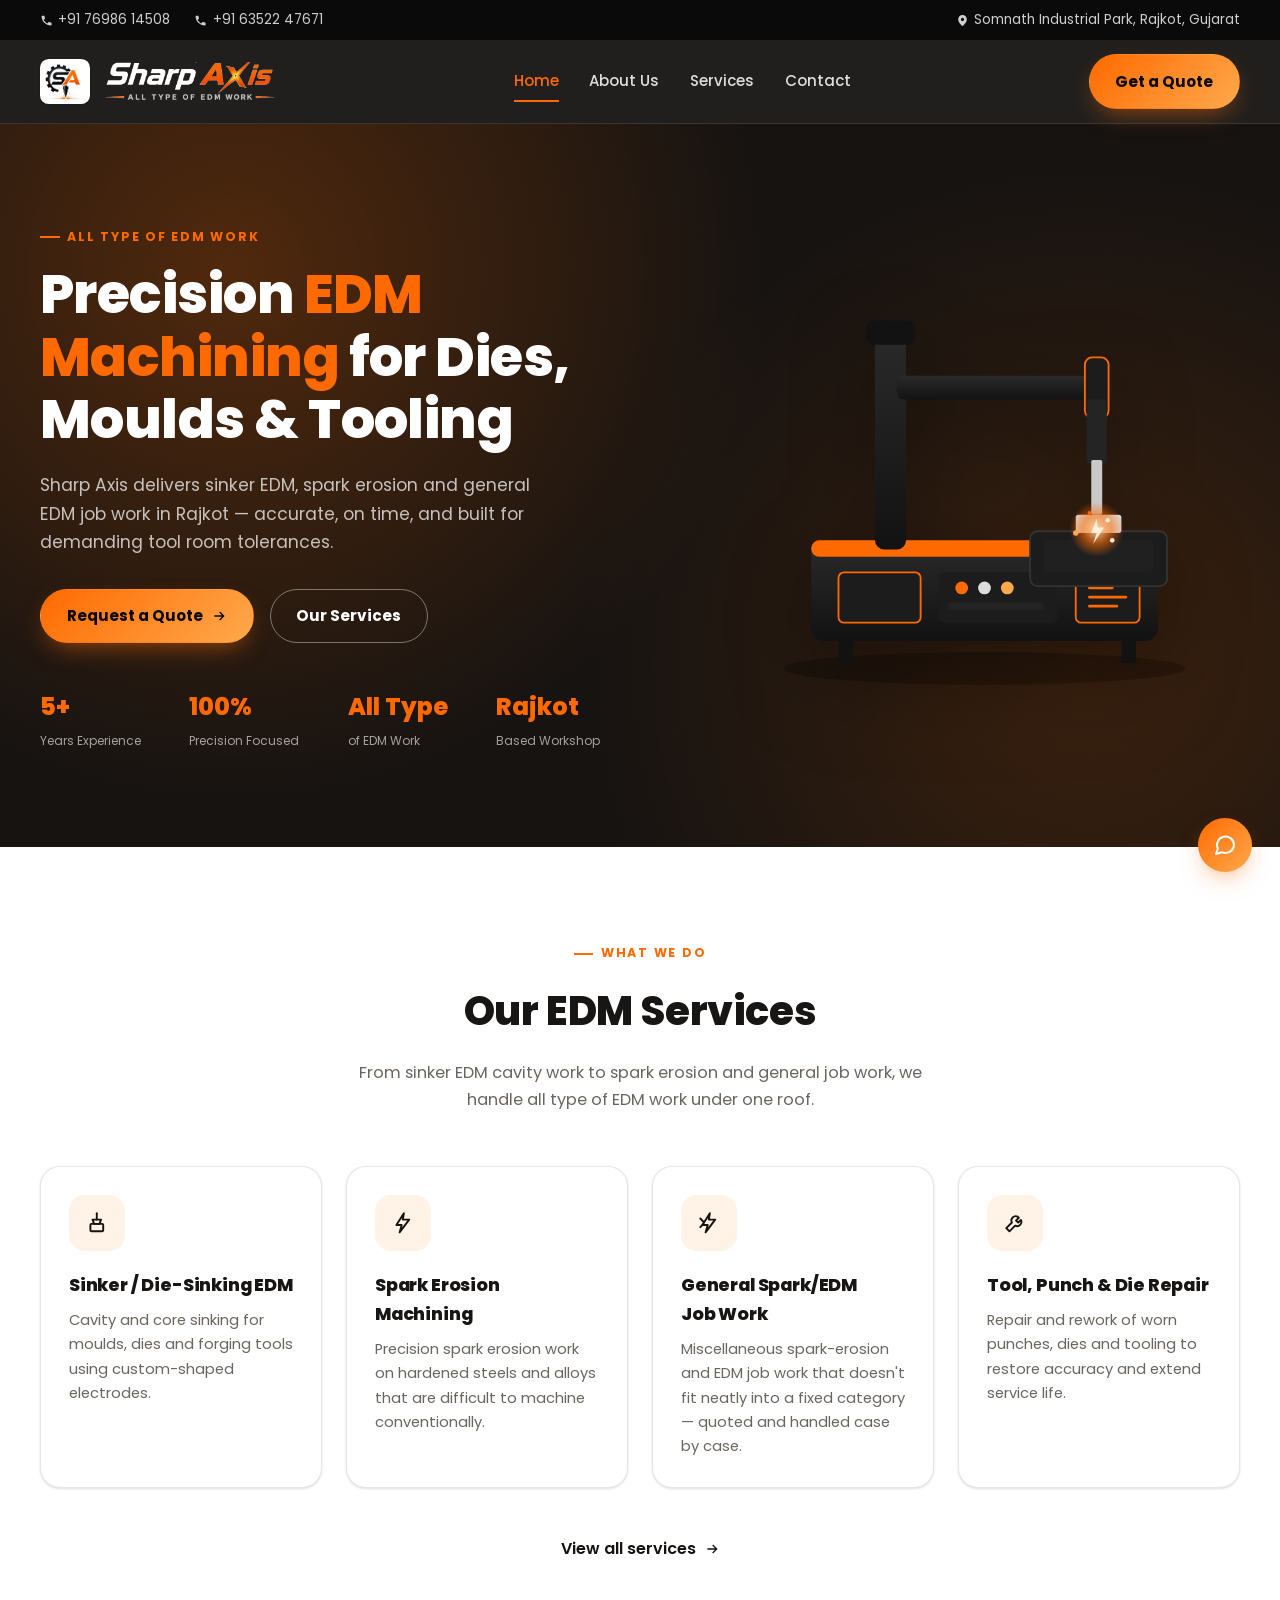
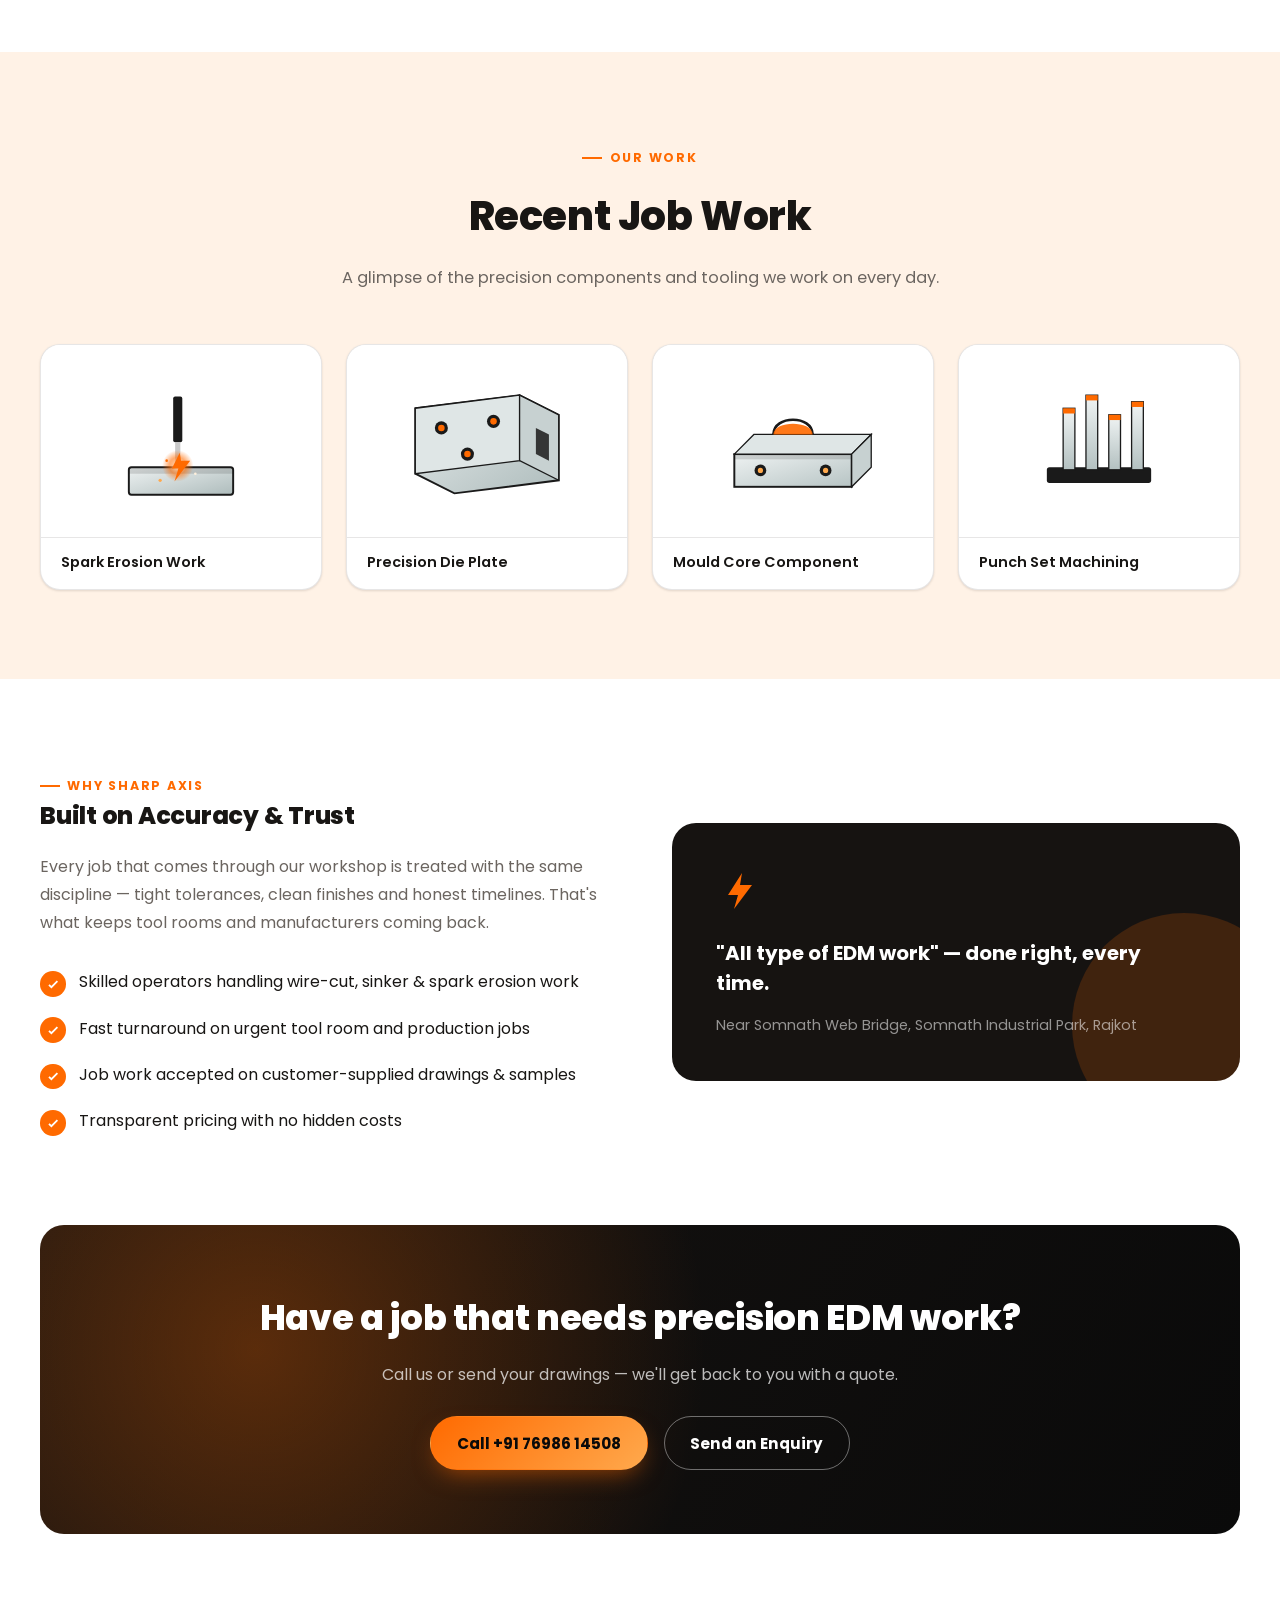
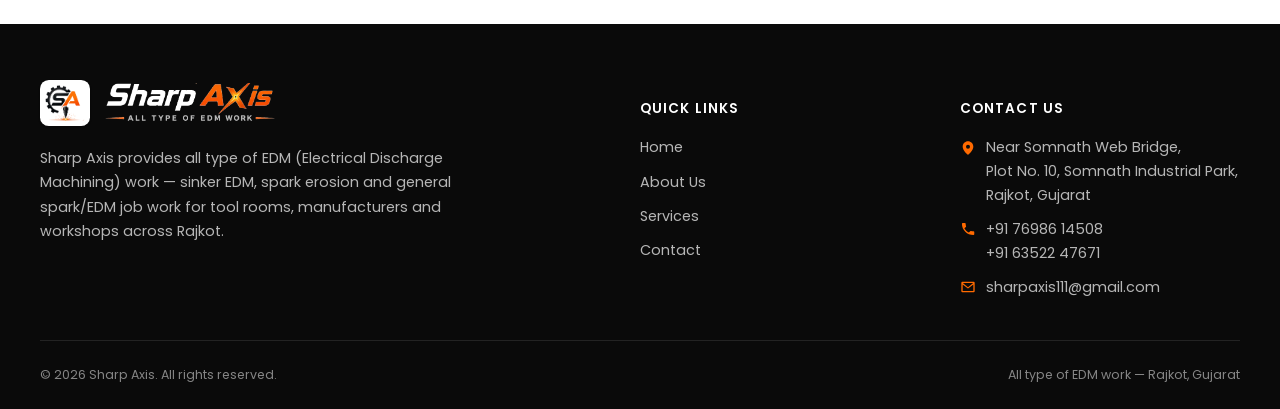
<file: index.html>
<!DOCTYPE html>
<html lang="en">
<head>
<meta charset="utf-8">
<meta name="viewport" content="width=device-width, initial-scale=1">
<title>Sharp Axis — All Type of EDM Work | Rajkot</title>
<meta name="description" content="Sharp Axis, Rajkot — sinker EDM, spark erosion machining, general spark/EDM job work and tool repair. All type of EDM work, precision guaranteed.">
<link rel="icon" type="image/png" href="images/logo-icon.png">
<link rel="preconnect" href="https://fonts.bunny.net">
<link href="https://fonts.bunny.net/css?family=poppins:400,500,600,700,800" rel="stylesheet">
<link rel="stylesheet" href="css/style.css">
</head>
<body>

<div class="topbar">
  <div class="container-page topbar-row">
    <div class="topbar-contacts">
      <a href="tel:+917698614508">
        <svg width="13" height="13" viewBox="0 0 24 24" fill="currentColor"><path d="M6.6 10.8c1.4 2.8 3.8 5.1 6.6 6.6l2.2-2.2c.3-.3.7-.4 1.1-.3 1.2.4 2.5.6 3.8.6.6 0 1.1.5 1.1 1.1V20c0 .6-.5 1.1-1.1 1.1C10.6 21.1 2.9 13.4 2.9 4.1 2.9 3.5 3.4 3 4 3h3.4c.6 0 1.1.5 1.1 1.1 0 1.3.2 2.6.6 3.8.1.4 0 .8-.3 1.1L6.6 10.8z"/></svg>
        +91 76986 14508
      </a>
      <a href="tel:+916352247671">
        <svg width="13" height="13" viewBox="0 0 24 24" fill="currentColor"><path d="M6.6 10.8c1.4 2.8 3.8 5.1 6.6 6.6l2.2-2.2c.3-.3.7-.4 1.1-.3 1.2.4 2.5.6 3.8.6.6 0 1.1.5 1.1 1.1V20c0 .6-.5 1.1-1.1 1.1C10.6 21.1 2.9 13.4 2.9 4.1 2.9 3.5 3.4 3 4 3h3.4c.6 0 1.1.5 1.1 1.1 0 1.3.2 2.6.6 3.8.1.4 0 .8-.3 1.1L6.6 10.8z"/></svg>
        +91 63522 47671
      </a>
    </div>
    <a class="topbar-location" href="https://maps.app.goo.gl/mJrCz8PeDDXnvyiy7" target="_blank" rel="noopener">
      <svg width="13" height="13" viewBox="0 0 24 24" fill="currentColor"><path d="M12 2C7.6 2 4 5.6 4 10c0 5.4 7 11.5 7.3 11.7.2.2.5.3.7.3s.5-.1.7-.3C13 21.5 20 15.4 20 10c0-4.4-3.6-8-8-8zm0 11a3 3 0 110-6 3 3 0 010 6z"/></svg>
      Somnath Industrial Park, Rajkot, Gujarat
    </a>
  </div>
</div>

<header class="site-header">
  <div class="container-page header-row">
    <a class="brand" href="index.html">
      <img src="images/logo-icon.png" alt="" class="brand-icon">
      <img src="images/logo-wordmark.png" alt="Sharp Axis - All Type of EDM Work" class="brand-wordmark">
    </a>

    <nav class="nav-links" id="navLinks">
      <a href="index.html" class="active">Home</a>
      <a href="about.html">About Us</a>
      <a href="services.html">Services</a>
      <a href="contact.html">Contact</a>
      <a class="btn-brand mobile-cta" href="contact.html">Get a Quote</a>
    </nav>

    <div class="header-actions">
      <a class="btn-brand" href="contact.html">Get a Quote</a>
      <button class="menu-toggle" id="menuToggle" aria-label="Toggle menu" aria-expanded="false" aria-controls="navLinks">
        <svg width="24" height="24" viewBox="0 0 24 24" fill="none" stroke="currentColor" stroke-width="2" stroke-linecap="round"><path d="M4 7h16M4 12h16M4 17h16"/></svg>
      </button>
    </div>
  </div>
</header>

<main>

  <!-- ============ HERO ============ -->
  <section class="hero">
    <div class="container-page hero-grid">
      <div>
        <span class="section-eyebrow">All Type of EDM Work</span>
        <h1>Precision <span class="text-brand">EDM Machining</span> for Dies, Moulds &amp; Tooling</h1>
        <p class="hero-lede">Sharp Axis delivers sinker EDM, spark erosion and general EDM job work in Rajkot &mdash; accurate, on time, and built for demanding tool room tolerances.</p>
        <div class="hero-ctas">
          <a class="btn-brand" href="contact.html">
            Request a Quote
            <svg width="16" height="16" viewBox="0 0 24 24" fill="none" stroke="currentColor" stroke-width="2"><path d="M5 12h14M13 6l6 6-6 6"/></svg>
          </a>
          <a class="btn-outline-light" href="services.html">Our Services</a>
        </div>
        <div class="hero-stats">
          <div><p class="stat-num">5+</p><p class="stat-label">Years Experience</p></div>
          <div><p class="stat-num">100%</p><p class="stat-label">Precision Focused</p></div>
          <div><p class="stat-num">All Type</p><p class="stat-label">of EDM Work</p></div>
          <div><p class="stat-num">Rajkot</p><p class="stat-label">Based Workshop</p></div>
        </div>
      </div>

      <div class="hero-art">
        <img src="images/hero-edm-machine.svg" alt="EDM spark erosion machine illustration">
      </div>
    </div>
  </section>

  <!-- ============ SERVICES PREVIEW ============ -->
  <section class="section">
    <div class="container-page">
      <div class="section-head-center">
        <span class="section-eyebrow center">What We Do</span>
        <h2>Our EDM Services</h2>
        <p>From sinker EDM cavity work to spark erosion and general job work, we handle all type of EDM work under one roof.</p>
      </div>

      <div class="grid-cards services-grid">
        <div class="service-card">
          <div class="icon-box"><svg viewBox="0 0 24 24" fill="none" stroke="currentColor" stroke-width="1.8" stroke-linecap="round" stroke-linejoin="round"><path d="M12 3v6"/><path d="M8 9h8l-1.5 4h-5L8 9z"/><rect x="6" y="13" width="12" height="7" rx="1"/></svg></div>
          <h3>Sinker / Die-Sinking EDM</h3>
          <p>Cavity and core sinking for moulds, dies and forging tools using custom-shaped electrodes.</p>
        </div>
        <div class="service-card">
          <div class="icon-box"><svg viewBox="0 0 24 24" fill="none" stroke="currentColor" stroke-width="1.8" stroke-linecap="round" stroke-linejoin="round"><path d="M13 3L6 14h5l-2 7 9-12h-6l1-6z"/></svg></div>
          <h3>Spark Erosion Machining</h3>
          <p>Precision spark erosion work on hardened steels and alloys that are difficult to machine conventionally.</p>
        </div>
        <div class="service-card">
          <div class="icon-box"><svg viewBox="0 0 24 24" fill="none" stroke="currentColor" stroke-width="1.8" stroke-linecap="round" stroke-linejoin="round"><path d="M13 3L6 14h5l-2 7 9-12h-6l1-6z"/><path d="M4 8l3 3M4 16l3-3"/></svg></div>
          <h3>General Spark/EDM Job Work</h3>
          <p>Miscellaneous spark-erosion and EDM job work that doesn't fit neatly into a fixed category &mdash; quoted and handled case by case.</p>
        </div>
        <div class="service-card">
          <div class="icon-box"><svg viewBox="0 0 24 24" fill="none" stroke="currentColor" stroke-width="1.8" stroke-linecap="round" stroke-linejoin="round"><path d="M14.7 6.3a4 4 0 00-5.4 5.4L4 17l3 3 5.3-5.3a4 4 0 005.4-5.4l-2.5 2.5-2-2 2.5-2.5z"/></svg></div>
          <h3>Tool, Punch &amp; Die Repair</h3>
          <p>Repair and rework of worn punches, dies and tooling to restore accuracy and extend service life.</p>
        </div>
      </div>

      <div style="text-align:center; margin-top:3rem;">
        <a href="services.html" style="display:inline-flex; align-items:center; gap:0.5em; font-weight:600; text-decoration:none; color:var(--brand-dark);">
          View all services
          <svg width="16" height="16" viewBox="0 0 24 24" fill="none" stroke="currentColor" stroke-width="2"><path d="M5 12h14M13 6l6 6-6 6"/></svg>
        </a>
      </div>
    </div>
  </section>

  <!-- ============ WORK GALLERY ============ -->
  <section class="section section-mist">
    <div class="container-page">
      <div class="section-head-center">
        <span class="section-eyebrow center">Our Work</span>
        <h2>Recent Job Work</h2>
        <p>A glimpse of the precision components and tooling we work on every day.</p>
      </div>

      <div class="grid-cards gallery-grid">
        <div class="gallery-card">
          <div class="thumb"><img src="images/work-spark-erosion.svg" alt="Spark Erosion Work"></div>
          <div class="cap">Spark Erosion Work</div>
        </div>
        <div class="gallery-card">
          <div class="thumb"><img src="images/work-die-plate.svg" alt="Precision Die Plate"></div>
          <div class="cap">Precision Die Plate</div>
        </div>
        <div class="gallery-card">
          <div class="thumb"><img src="images/work-mould-core.svg" alt="Mould Core Component"></div>
          <div class="cap">Mould Core Component</div>
        </div>
        <div class="gallery-card">
          <div class="thumb"><img src="images/work-punch-set.svg" alt="Punch Set Machining"></div>
          <div class="cap">Punch Set Machining</div>
        </div>
      </div>
    </div>
  </section>

  <!-- ============ WHY CHOOSE US ============ -->
  <section class="section">
    <div class="container-page why-grid">
      <div class="why-copy">
        <span class="section-eyebrow">Why Sharp Axis</span>
        <h2>Built on Accuracy &amp; Trust</h2>
        <p>Every job that comes through our workshop is treated with the same discipline &mdash; tight tolerances, clean finishes and honest timelines. That's what keeps tool rooms and manufacturers coming back.</p>

        <ul class="why-list">
          <li><span class="check"><svg viewBox="0 0 24 24" fill="none" stroke="currentColor" stroke-width="3"><path d="M5 13l4 4L19 7"/></svg></span><span>Skilled operators handling wire-cut, sinker &amp; spark erosion work</span></li>
          <li><span class="check"><svg viewBox="0 0 24 24" fill="none" stroke="currentColor" stroke-width="3"><path d="M5 13l4 4L19 7"/></svg></span><span>Fast turnaround on urgent tool room and production jobs</span></li>
          <li><span class="check"><svg viewBox="0 0 24 24" fill="none" stroke="currentColor" stroke-width="3"><path d="M5 13l4 4L19 7"/></svg></span><span>Job work accepted on customer-supplied drawings &amp; samples</span></li>
          <li><span class="check"><svg viewBox="0 0 24 24" fill="none" stroke="currentColor" stroke-width="3"><path d="M5 13l4 4L19 7"/></svg></span><span>Transparent pricing with no hidden costs</span></li>
        </ul>
      </div>

      <div class="why-panel">
        <svg viewBox="0 0 24 24" fill="currentColor"><path d="M13 3L6 14h5l-2 7 9-12h-6l1-6z"/></svg>
        <p class="quote">"All type of EDM work" &mdash; done right, every time.</p>
        <p class="sub"><a href="https://maps.app.goo.gl/mJrCz8PeDDXnvyiy7" target="_blank" rel="noopener" style="color:inherit; text-decoration:none;">Near Somnath Web Bridge, Somnath Industrial Park, Rajkot</a></p>
      </div>
    </div>
  </section>

  <!-- ============ CTA ============ -->
  <section class="section" style="padding-top:0;">
    <div class="container-page">
      <div class="cta-banner">
        <h2>Have a job that needs precision EDM work?</h2>
        <p>Call us or send your drawings &mdash; we'll get back to you with a quote.</p>
        <div class="cta-actions">
          <a class="btn-brand" href="tel:+917698614508">Call +91 76986 14508</a>
          <a class="btn-outline-light" href="contact.html">Send an Enquiry</a>
        </div>
      </div>
    </div>
  </section>

</main>

<footer>
  <div class="container-page">
    <div class="footer-grid">
      <div>
        <a class="footer-brand" href="index.html">
          <img src="images/logo-icon.png" alt="" class="brand-icon">
          <img src="images/logo-wordmark.png" alt="Sharp Axis - All Type of EDM Work" class="brand-wordmark">
        </a>
        <p style="font-size:0.9rem; line-height:1.7; max-width:26rem;">Sharp Axis provides all type of EDM (Electrical Discharge Machining) work &mdash; sinker EDM, spark erosion and general spark/EDM job work for tool rooms, manufacturers and workshops across Rajkot.</p>
      </div>
      <div class="footer-col">
        <h4>Quick Links</h4>
        <ul>
          <li><a href="index.html">Home</a></li>
          <li><a href="about.html">About Us</a></li>
          <li><a href="services.html">Services</a></li>
          <li><a href="contact.html">Contact</a></li>
        </ul>
      </div>
      <div class="footer-col">
        <h4>Contact Us</h4>
        <ul>
          <li class="addr-item">
            <svg viewBox="0 0 24 24" fill="currentColor"><path d="M12 2C7.6 2 4 5.6 4 10c0 5.4 7 11.5 7.3 11.7.2.2.5.3.7.3s.5-.1.7-.3C13 21.5 20 15.4 20 10c0-4.4-3.6-8-8-8zm0 11a3 3 0 110-6 3 3 0 010 6z"/></svg>
            <a href="https://maps.app.goo.gl/mJrCz8PeDDXnvyiy7" target="_blank" rel="noopener">Near Somnath Web Bridge,<br>Plot No. 10, Somnath Industrial Park,<br>Rajkot, Gujarat</a>
          </li>
          <li class="addr-item">
            <svg viewBox="0 0 24 24" fill="currentColor"><path d="M6.6 10.8c1.4 2.8 3.8 5.1 6.6 6.6l2.2-2.2c.3-.3.7-.4 1.1-.3 1.2.4 2.5.6 3.8.6.6 0 1.1.5 1.1 1.1V20c0 .6-.5 1.1-1.1 1.1C10.6 21.1 2.9 13.4 2.9 4.1 2.9 3.5 3.4 3 4 3h3.4c.6 0 1.1.5 1.1 1.1 0 1.3.2 2.6.6 3.8.1.4 0 .8-.3 1.1L6.6 10.8z"/></svg>
            <span>
              <a href="tel:+917698614508">+91 76986 14508</a>
              <a href="tel:+916352247671">+91 63522 47671</a>
            </span>
          </li>
          <li class="addr-item">
            <svg viewBox="0 0 24 24" fill="currentColor"><path d="M2 5.5A1.5 1.5 0 013.5 4h17A1.5 1.5 0 0122 5.5v13a1.5 1.5 0 01-1.5 1.5h-17A1.5 1.5 0 012 18.5v-13zm2.2.5 7.8 6.2L19.8 6H4.2zM20 8.1l-7.4 5.9a1 1 0 01-1.2 0L4 8.1V18h16V8.1z"/></svg>
            <a href="mailto:sharpaxis111@gmail.com">sharpaxis111@gmail.com</a>
          </li>
        </ul>
      </div>
    </div>
    <div class="footer-bottom">
      <p>&copy; <span id="year"></span> Sharp Axis. All rights reserved.</p>
      <p>All type of EDM work &mdash; Rajkot, Gujarat</p>
    </div>
  </div>
</footer>

<button id="backToTop" class="back-to-top" type="button" aria-label="Back to top">
  <svg width="20" height="20" viewBox="0 0 24 24" fill="none" stroke="currentColor" stroke-width="2.4" stroke-linecap="round" stroke-linejoin="round"><path d="M12 19V5M5 12l7-7 7 7"/></svg>
</button>

<button id="chatbotToggle" class="chatbot-toggle" type="button" aria-label="Chat with us" aria-expanded="false">
  <svg class="icon-chat" width="24" height="24" viewBox="0 0 24 24" fill="none" stroke="currentColor" stroke-width="2" stroke-linecap="round" stroke-linejoin="round"><path d="M21 11.5a8.5 8.5 0 01-8.5 8.5c-1.3 0-2.5-.3-3.6-.8L3 21l1.8-5.4A8.5 8.5 0 1121 11.5z"/></svg>
  <svg class="icon-close" width="22" height="22" viewBox="0 0 24 24" fill="none" stroke="currentColor" stroke-width="2.2" stroke-linecap="round"><path d="M6 6l12 12M18 6L6 18"/></svg>
</button>

<div id="chatbotPanel" class="chatbot-panel" role="dialog" aria-label="Sharp Axis chat">
  <div class="chatbot-header">
    <img src="images/logo-icon.png" alt="">
    <div>
      <p class="title">Sharp Axis</p>
      <p class="subtitle">Usually replies within a day</p>
    </div>
  </div>
  <div id="chatbotMessages" class="chatbot-messages"></div>
  <div id="chatbotQuickReplies" class="chatbot-quick-replies"></div>
</div>

<script>
  document.getElementById('year').textContent = new Date().getFullYear();
  var toggle = document.getElementById('menuToggle');
  var nav = document.getElementById('navLinks');
  toggle.addEventListener('click', function(){
    var open = nav.classList.toggle('open');
    toggle.setAttribute('aria-expanded', String(open));
  });

  var backToTop = document.getElementById('backToTop');
  window.addEventListener('scroll', function(){
    backToTop.classList.toggle('visible', window.scrollY > 400);
  });
  backToTop.addEventListener('click', function(){
    window.scrollTo({ top: 0, behavior: 'smooth' });
  });
</script>
<script src="js/chatbot.js" defer></script>
</body>
</html>
</file>
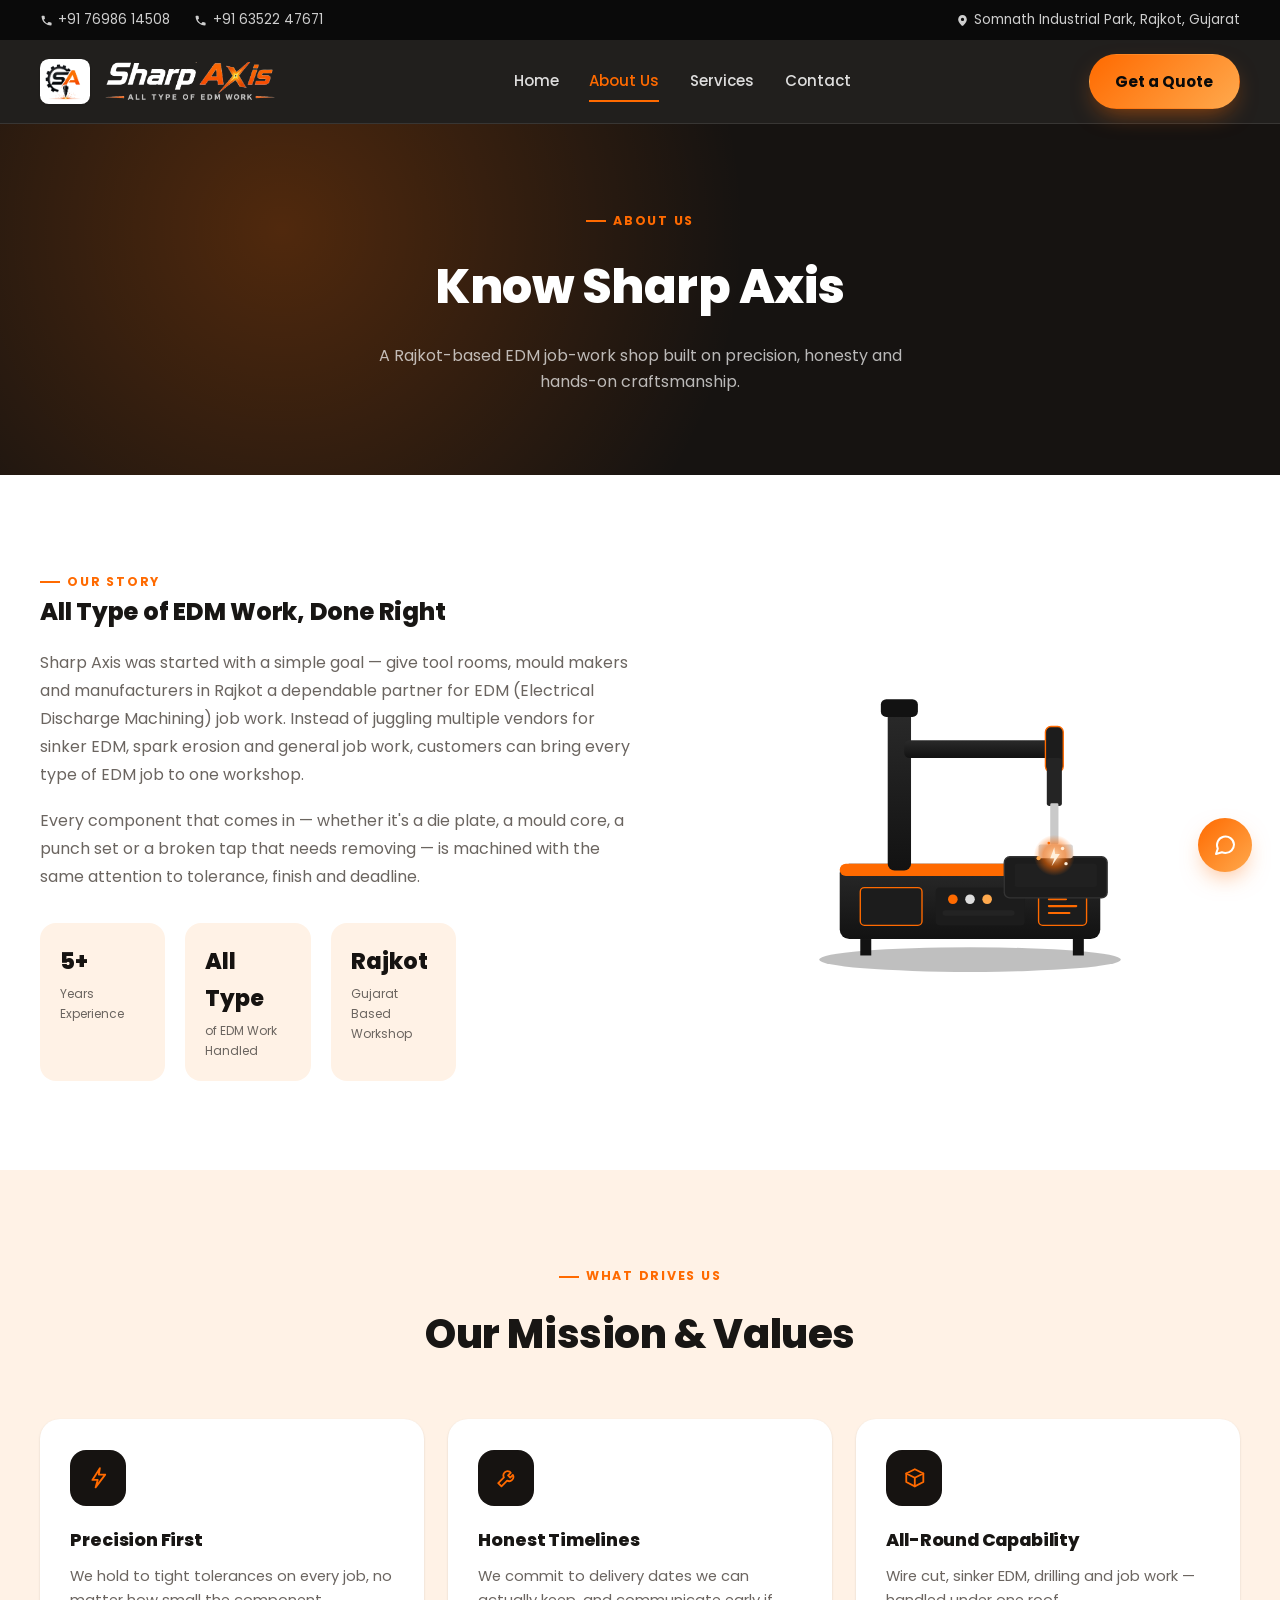
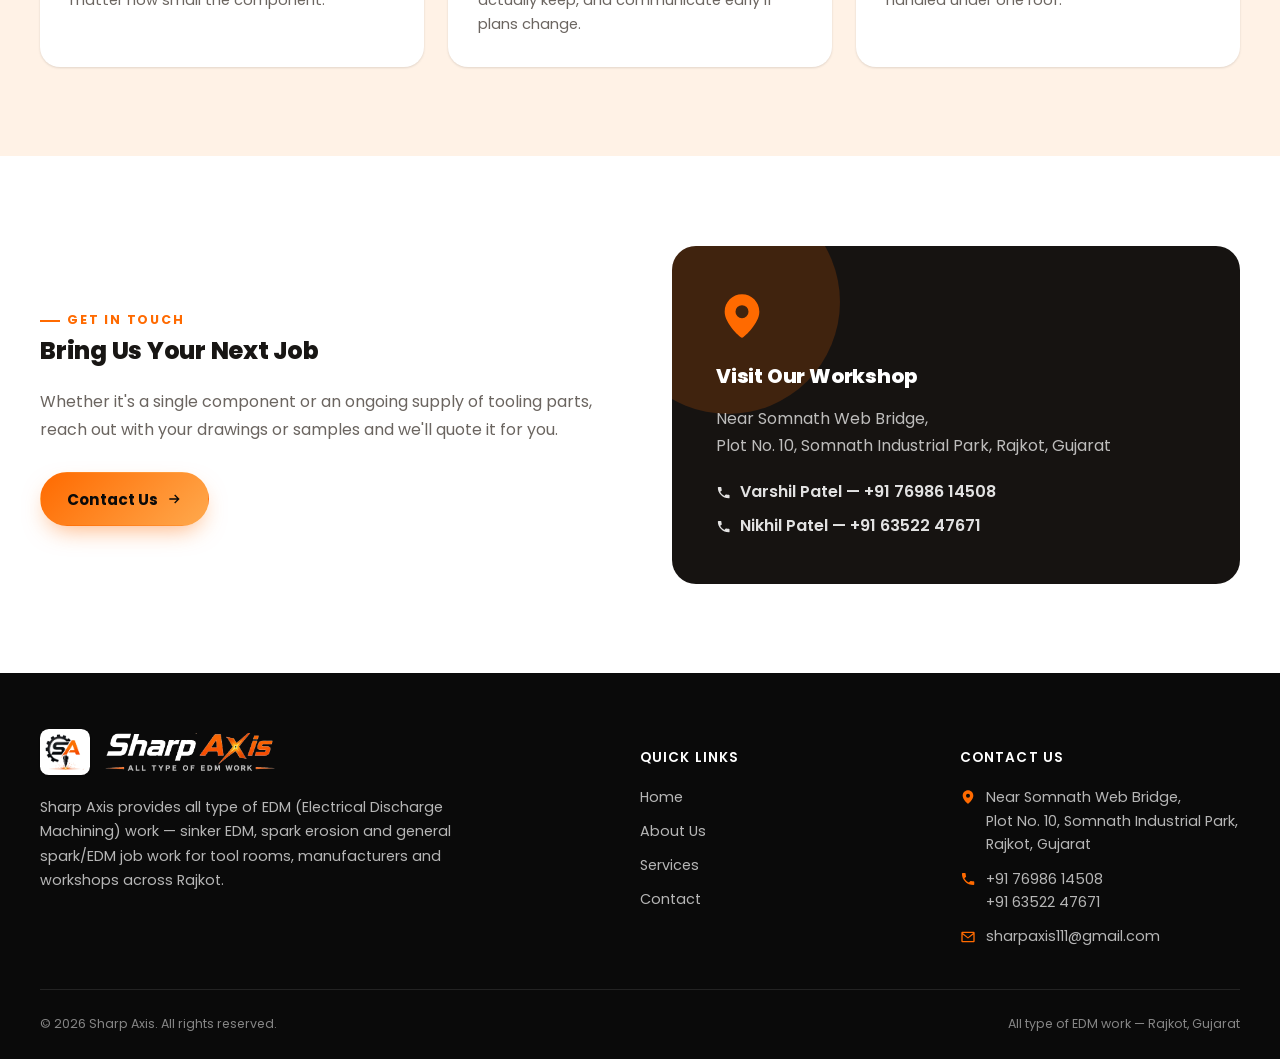
<file: about.html>
<!DOCTYPE html>
<html lang="en">
<head>
<meta charset="utf-8">
<meta name="viewport" content="width=device-width, initial-scale=1">
<title>About Us | Sharp Axis</title>
<meta name="description" content="Sharp Axis, Rajkot — a dependable partner for all type of EDM job work: wire cut, sinker EDM, spark erosion and precision die & mould job work.">
<link rel="icon" type="image/png" href="images/logo-icon.png">
<link rel="preconnect" href="https://fonts.bunny.net">
<link href="https://fonts.bunny.net/css?family=poppins:400,500,600,700,800" rel="stylesheet">
<link rel="stylesheet" href="css/style.css">
</head>
<body>

<div class="topbar">
  <div class="container-page topbar-row">
    <div class="topbar-contacts">
      <a href="tel:+917698614508">
        <svg width="13" height="13" viewBox="0 0 24 24" fill="currentColor"><path d="M6.6 10.8c1.4 2.8 3.8 5.1 6.6 6.6l2.2-2.2c.3-.3.7-.4 1.1-.3 1.2.4 2.5.6 3.8.6.6 0 1.1.5 1.1 1.1V20c0 .6-.5 1.1-1.1 1.1C10.6 21.1 2.9 13.4 2.9 4.1 2.9 3.5 3.4 3 4 3h3.4c.6 0 1.1.5 1.1 1.1 0 1.3.2 2.6.6 3.8.1.4 0 .8-.3 1.1L6.6 10.8z"/></svg>
        +91 76986 14508
      </a>
      <a href="tel:+916352247671">
        <svg width="13" height="13" viewBox="0 0 24 24" fill="currentColor"><path d="M6.6 10.8c1.4 2.8 3.8 5.1 6.6 6.6l2.2-2.2c.3-.3.7-.4 1.1-.3 1.2.4 2.5.6 3.8.6.6 0 1.1.5 1.1 1.1V20c0 .6-.5 1.1-1.1 1.1C10.6 21.1 2.9 13.4 2.9 4.1 2.9 3.5 3.4 3 4 3h3.4c.6 0 1.1.5 1.1 1.1 0 1.3.2 2.6.6 3.8.1.4 0 .8-.3 1.1L6.6 10.8z"/></svg>
        +91 63522 47671
      </a>
    </div>
    <a class="topbar-location" href="https://maps.app.goo.gl/mJrCz8PeDDXnvyiy7" target="_blank" rel="noopener">
      <svg width="13" height="13" viewBox="0 0 24 24" fill="currentColor"><path d="M12 2C7.6 2 4 5.6 4 10c0 5.4 7 11.5 7.3 11.7.2.2.5.3.7.3s.5-.1.7-.3C13 21.5 20 15.4 20 10c0-4.4-3.6-8-8-8zm0 11a3 3 0 110-6 3 3 0 010 6z"/></svg>
      Somnath Industrial Park, Rajkot, Gujarat
    </a>
  </div>
</div>

<header class="site-header">
  <div class="container-page header-row">
    <a class="brand" href="index.html">
      <img src="images/logo-icon.png" alt="" class="brand-icon">
      <img src="images/logo-wordmark.png" alt="Sharp Axis - All Type of EDM Work" class="brand-wordmark">
    </a>

    <nav class="nav-links" id="navLinks">
      <a href="index.html">Home</a>
      <a href="about.html" class="active">About Us</a>
      <a href="services.html">Services</a>
      <a href="contact.html">Contact</a>
      <a class="btn-brand mobile-cta" href="contact.html">Get a Quote</a>
    </nav>

    <div class="header-actions">
      <a class="btn-brand" href="contact.html">Get a Quote</a>
      <button class="menu-toggle" id="menuToggle" aria-label="Toggle menu" aria-expanded="false" aria-controls="navLinks">
        <svg width="24" height="24" viewBox="0 0 24 24" fill="none" stroke="currentColor" stroke-width="2" stroke-linecap="round"><path d="M4 7h16M4 12h16M4 17h16"/></svg>
      </button>
    </div>
  </div>
</header>

<main>

  <!-- ============ PAGE HEADER ============ -->
  <section class="page-header">
    <div class="container-page">
      <span class="section-eyebrow center">About Us</span>
      <h1>Know Sharp Axis</h1>
      <p>A Rajkot-based EDM job-work shop built on precision, honesty and hands-on craftsmanship.</p>
    </div>
  </section>

  <!-- ============ STORY ============ -->
  <section class="section">
    <div class="container-page about-top-grid">
      <div class="about-copy">
        <span class="section-eyebrow">Our Story</span>
        <h2>All Type of EDM Work, Done Right</h2>
        <p>Sharp Axis was started with a simple goal &mdash; give tool rooms, mould makers and manufacturers in Rajkot a dependable partner for EDM (Electrical Discharge Machining) job work. Instead of juggling multiple vendors for sinker EDM, spark erosion and general job work, customers can bring every type of EDM job to one workshop.</p>
        <p>Every component that comes in &mdash; whether it's a die plate, a mould core, a punch set or a broken tap that needs removing &mdash; is machined with the same attention to tolerance, finish and deadline.</p>

        <div class="about-stats" style="grid-template-columns:repeat(3,1fr);">
          <div class="stat-card"><div class="n">5+</div><div class="l">Years Experience</div></div>
          <div class="stat-card"><div class="n">All Type</div><div class="l">of EDM Work Handled</div></div>
          <div class="stat-card"><div class="n">Rajkot</div><div class="l">Gujarat Based Workshop</div></div>
        </div>
      </div>

      <div class="about-art">
        <img src="images/hero-edm-machine.svg" alt="EDM machine at Sharp Axis workshop">
      </div>
    </div>
  </section>

  <!-- ============ MISSION / VALUES ============ -->
  <section class="section section-mist">
    <div class="container-page">
      <div class="section-head-center">
        <span class="section-eyebrow center">What Drives Us</span>
        <h2>Our Mission &amp; Values</h2>
      </div>

      <div class="grid-cards values-grid">
        <div class="value-card">
          <div class="icon-box" style="background:var(--brand-dark); color:var(--brand);"><svg viewBox="0 0 24 24" fill="none" stroke="currentColor" stroke-width="1.7" stroke-linecap="round" stroke-linejoin="round"><path d="M13 3L6 14h5l-2 7 9-12h-6l1-6z"/></svg></div>
          <h3>Precision First</h3>
          <p>We hold to tight tolerances on every job, no matter how small the component.</p>
        </div>
        <div class="value-card">
          <div class="icon-box" style="background:var(--brand-dark); color:var(--brand);"><svg viewBox="0 0 24 24" fill="none" stroke="currentColor" stroke-width="1.7" stroke-linecap="round" stroke-linejoin="round"><path d="M14.7 6.3a4 4 0 00-5.4 5.4L4 17l3 3 5.3-5.3a4 4 0 005.4-5.4l-2.5 2.5-2-2 2.5-2.5z"/></svg></div>
          <h3>Honest Timelines</h3>
          <p>We commit to delivery dates we can actually keep, and communicate early if plans change.</p>
        </div>
        <div class="value-card">
          <div class="icon-box" style="background:var(--brand-dark); color:var(--brand);"><svg viewBox="0 0 24 24" fill="none" stroke="currentColor" stroke-width="1.7" stroke-linecap="round" stroke-linejoin="round"><path d="M4 8l8-4 8 4-8 4-8-4z"/><path d="M4 8v8l8 4 8-4V8"/><path d="M12 12v8"/></svg></div>
          <h3>All-Round Capability</h3>
          <p>Wire cut, sinker EDM, drilling and job work &mdash; handled under one roof.</p>
        </div>
      </div>
    </div>
  </section>

  <!-- ============ WORKSHOP / LOCATION ============ -->
  <section class="section">
    <div class="container-page workshop-grid">
      <div class="workshop-card" style="order:2;">
        <svg class="icon-circle" viewBox="0 0 24 24" fill="currentColor"><path d="M12 2C7.6 2 4 5.6 4 10c0 5.4 7 11.5 7.3 11.7.2.2.5.3.7.3s.5-.1.7-.3C13 21.5 20 15.4 20 10c0-4.4-3.6-8-8-8zm0 11a3 3 0 110-6 3 3 0 010 6z"/></svg>
        <h3>Visit Our Workshop</h3>
        <p><a href="https://maps.app.goo.gl/mJrCz8PeDDXnvyiy7" target="_blank" rel="noopener" style="color:inherit; text-decoration:none;">Near Somnath Web Bridge,<br>Plot No. 10, Somnath Industrial Park, Rajkot, Gujarat</a></p>
        <div class="phones">
          <a href="tel:+917698614508">
            <svg viewBox="0 0 24 24" fill="currentColor"><path d="M6.6 10.8c1.4 2.8 3.8 5.1 6.6 6.6l2.2-2.2c.3-.3.7-.4 1.1-.3 1.2.4 2.5.6 3.8.6.6 0 1.1.5 1.1 1.1V20c0 .6-.5 1.1-1.1 1.1C10.6 21.1 2.9 13.4 2.9 4.1 2.9 3.5 3.4 3 4 3h3.4c.6 0 1.1.5 1.1 1.1 0 1.3.2 2.6.6 3.8.1.4 0 .8-.3 1.1L6.6 10.8z"/></svg>
            Varshil Patel &mdash; +91 76986 14508
          </a>
          <a href="tel:+916352247671">
            <svg viewBox="0 0 24 24" fill="currentColor"><path d="M6.6 10.8c1.4 2.8 3.8 5.1 6.6 6.6l2.2-2.2c.3-.3.7-.4 1.1-.3 1.2.4 2.5.6 3.8.6.6 0 1.1.5 1.1 1.1V20c0 .6-.5 1.1-1.1 1.1C10.6 21.1 2.9 13.4 2.9 4.1 2.9 3.5 3.4 3 4 3h3.4c.6 0 1.1.5 1.1 1.1 0 1.3.2 2.6.6 3.8.1.4 0 .8-.3 1.1L6.6 10.8z"/></svg>
            Nikhil Patel &mdash; +91 63522 47671
          </a>
        </div>
      </div>

      <div style="order:1;">
        <span class="section-eyebrow">Get In Touch</span>
        <h2>Bring Us Your Next Job</h2>
        <p style="margin-top:1.1rem; color:var(--muted); line-height:1.75;">Whether it's a single component or an ongoing supply of tooling parts, reach out with your drawings or samples and we'll quote it for you.</p>
        <a href="contact.html" class="btn-brand" style="margin-top:1.75rem;">
          Contact Us
          <svg width="16" height="16" viewBox="0 0 24 24" fill="none" stroke="currentColor" stroke-width="2"><path d="M5 12h14M13 6l6 6-6 6"/></svg>
        </a>
      </div>
    </div>
  </section>

</main>

<footer>
  <div class="container-page">
    <div class="footer-grid">
      <div>
        <a class="footer-brand" href="index.html">
          <img src="images/logo-icon.png" alt="" class="brand-icon">
          <img src="images/logo-wordmark.png" alt="Sharp Axis - All Type of EDM Work" class="brand-wordmark">
        </a>
        <p style="font-size:0.9rem; line-height:1.7; max-width:26rem;">Sharp Axis provides all type of EDM (Electrical Discharge Machining) work &mdash; sinker EDM, spark erosion and general spark/EDM job work for tool rooms, manufacturers and workshops across Rajkot.</p>
      </div>
      <div class="footer-col">
        <h4>Quick Links</h4>
        <ul>
          <li><a href="index.html">Home</a></li>
          <li><a href="about.html">About Us</a></li>
          <li><a href="services.html">Services</a></li>
          <li><a href="contact.html">Contact</a></li>
        </ul>
      </div>
      <div class="footer-col">
        <h4>Contact Us</h4>
        <ul>
          <li class="addr-item">
            <svg viewBox="0 0 24 24" fill="currentColor"><path d="M12 2C7.6 2 4 5.6 4 10c0 5.4 7 11.5 7.3 11.7.2.2.5.3.7.3s.5-.1.7-.3C13 21.5 20 15.4 20 10c0-4.4-3.6-8-8-8zm0 11a3 3 0 110-6 3 3 0 010 6z"/></svg>
            <a href="https://maps.app.goo.gl/mJrCz8PeDDXnvyiy7" target="_blank" rel="noopener">Near Somnath Web Bridge,<br>Plot No. 10, Somnath Industrial Park,<br>Rajkot, Gujarat</a>
          </li>
          <li class="addr-item">
            <svg viewBox="0 0 24 24" fill="currentColor"><path d="M6.6 10.8c1.4 2.8 3.8 5.1 6.6 6.6l2.2-2.2c.3-.3.7-.4 1.1-.3 1.2.4 2.5.6 3.8.6.6 0 1.1.5 1.1 1.1V20c0 .6-.5 1.1-1.1 1.1C10.6 21.1 2.9 13.4 2.9 4.1 2.9 3.5 3.4 3 4 3h3.4c.6 0 1.1.5 1.1 1.1 0 1.3.2 2.6.6 3.8.1.4 0 .8-.3 1.1L6.6 10.8z"/></svg>
            <span>
              <a href="tel:+917698614508">+91 76986 14508</a>
              <a href="tel:+916352247671">+91 63522 47671</a>
            </span>
          </li>
          <li class="addr-item">
            <svg viewBox="0 0 24 24" fill="currentColor"><path d="M2 5.5A1.5 1.5 0 013.5 4h17A1.5 1.5 0 0122 5.5v13a1.5 1.5 0 01-1.5 1.5h-17A1.5 1.5 0 012 18.5v-13zm2.2.5 7.8 6.2L19.8 6H4.2zM20 8.1l-7.4 5.9a1 1 0 01-1.2 0L4 8.1V18h16V8.1z"/></svg>
            <a href="mailto:sharpaxis111@gmail.com">sharpaxis111@gmail.com</a>
          </li>
        </ul>
      </div>
    </div>
    <div class="footer-bottom">
      <p>&copy; <span id="year"></span> Sharp Axis. All rights reserved.</p>
      <p>All type of EDM work &mdash; Rajkot, Gujarat</p>
    </div>
  </div>
</footer>

<button id="backToTop" class="back-to-top" type="button" aria-label="Back to top">
  <svg width="20" height="20" viewBox="0 0 24 24" fill="none" stroke="currentColor" stroke-width="2.4" stroke-linecap="round" stroke-linejoin="round"><path d="M12 19V5M5 12l7-7 7 7"/></svg>
</button>

<button id="chatbotToggle" class="chatbot-toggle" type="button" aria-label="Chat with us" aria-expanded="false">
  <svg class="icon-chat" width="24" height="24" viewBox="0 0 24 24" fill="none" stroke="currentColor" stroke-width="2" stroke-linecap="round" stroke-linejoin="round"><path d="M21 11.5a8.5 8.5 0 01-8.5 8.5c-1.3 0-2.5-.3-3.6-.8L3 21l1.8-5.4A8.5 8.5 0 1121 11.5z"/></svg>
  <svg class="icon-close" width="22" height="22" viewBox="0 0 24 24" fill="none" stroke="currentColor" stroke-width="2.2" stroke-linecap="round"><path d="M6 6l12 12M18 6L6 18"/></svg>
</button>

<div id="chatbotPanel" class="chatbot-panel" role="dialog" aria-label="Sharp Axis chat">
  <div class="chatbot-header">
    <img src="images/logo-icon.png" alt="">
    <div>
      <p class="title">Sharp Axis</p>
      <p class="subtitle">Usually replies within a day</p>
    </div>
  </div>
  <div id="chatbotMessages" class="chatbot-messages"></div>
  <div id="chatbotQuickReplies" class="chatbot-quick-replies"></div>
</div>

<script>
  document.getElementById('year').textContent = new Date().getFullYear();
  var toggle = document.getElementById('menuToggle');
  var nav = document.getElementById('navLinks');
  toggle.addEventListener('click', function(){
    var open = nav.classList.toggle('open');
    toggle.setAttribute('aria-expanded', String(open));
  });

  var backToTop = document.getElementById('backToTop');
  window.addEventListener('scroll', function(){
    backToTop.classList.toggle('visible', window.scrollY > 400);
  });
  backToTop.addEventListener('click', function(){
    window.scrollTo({ top: 0, behavior: 'smooth' });
  });
</script>
<script src="js/chatbot.js" defer></script>
</body>
</html>
</file>
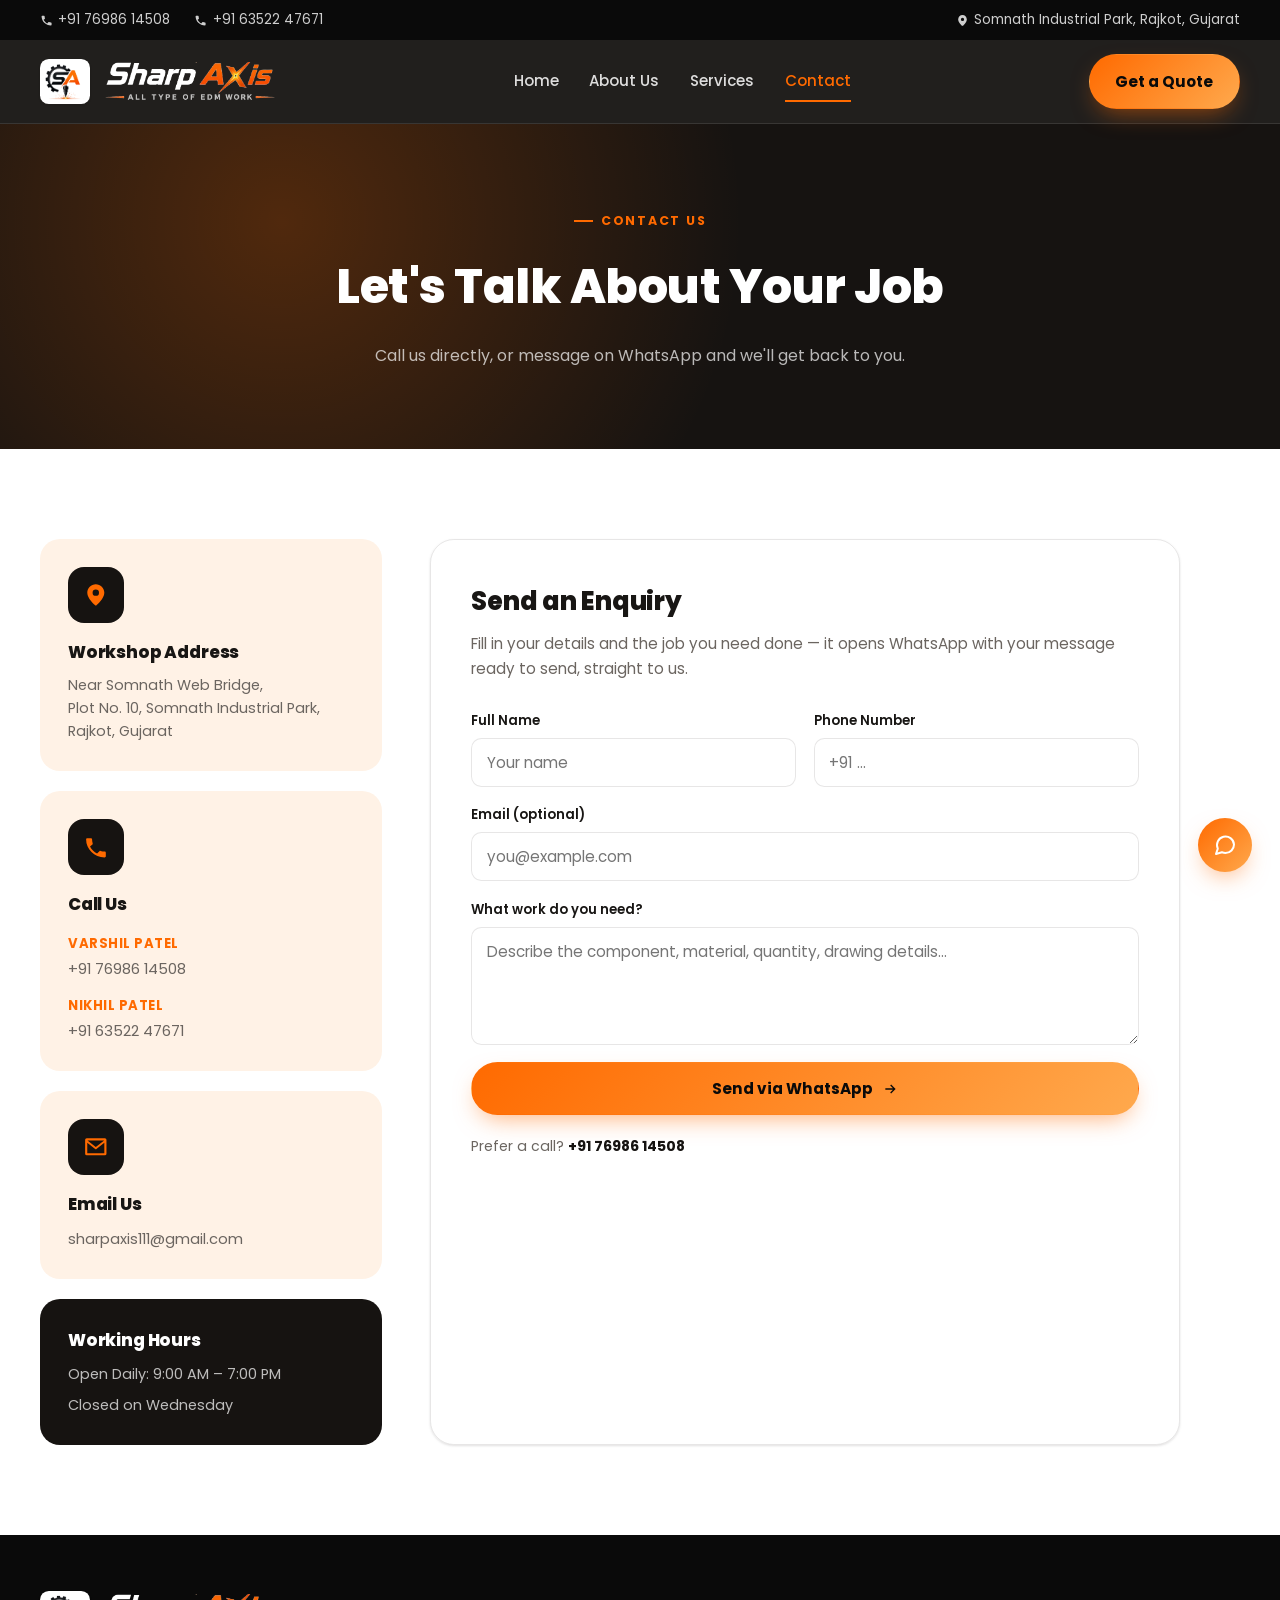
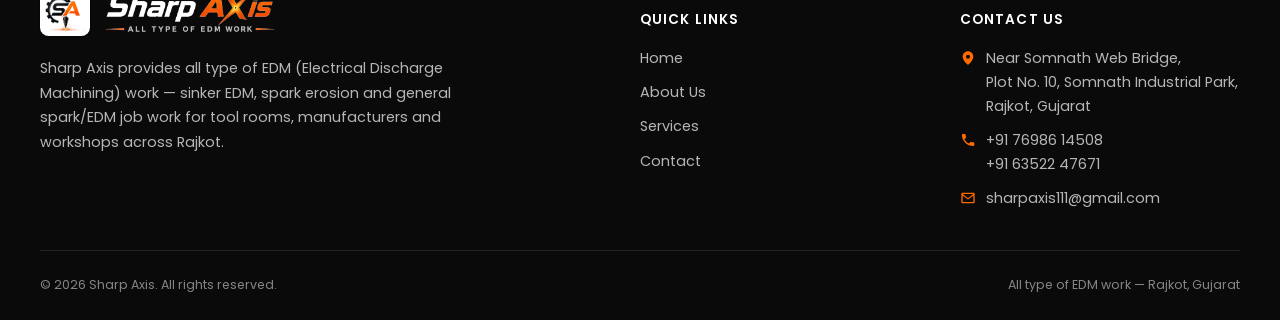
<file: contact.html>
<!DOCTYPE html>
<html lang="en">
<head>
<meta charset="utf-8">
<meta name="viewport" content="width=device-width, initial-scale=1">
<title>Contact Us | Sharp Axis</title>
<meta name="description" content="Contact Sharp Axis, Rajkot for EDM job work — wire cut EDM, sinker EDM, spark erosion and die & mould job work. Call, WhatsApp or visit the workshop.">
<link rel="icon" type="image/png" href="images/logo-icon.png">
<link rel="preconnect" href="https://fonts.bunny.net">
<link href="https://fonts.bunny.net/css?family=poppins:400,500,600,700,800" rel="stylesheet">
<link rel="stylesheet" href="css/style.css">
</head>
<body>

<div class="topbar">
  <div class="container-page topbar-row">
    <div class="topbar-contacts">
      <a href="tel:+917698614508">
        <svg width="13" height="13" viewBox="0 0 24 24" fill="currentColor"><path d="M6.6 10.8c1.4 2.8 3.8 5.1 6.6 6.6l2.2-2.2c.3-.3.7-.4 1.1-.3 1.2.4 2.5.6 3.8.6.6 0 1.1.5 1.1 1.1V20c0 .6-.5 1.1-1.1 1.1C10.6 21.1 2.9 13.4 2.9 4.1 2.9 3.5 3.4 3 4 3h3.4c.6 0 1.1.5 1.1 1.1 0 1.3.2 2.6.6 3.8.1.4 0 .8-.3 1.1L6.6 10.8z"/></svg>
        +91 76986 14508
      </a>
      <a href="tel:+916352247671">
        <svg width="13" height="13" viewBox="0 0 24 24" fill="currentColor"><path d="M6.6 10.8c1.4 2.8 3.8 5.1 6.6 6.6l2.2-2.2c.3-.3.7-.4 1.1-.3 1.2.4 2.5.6 3.8.6.6 0 1.1.5 1.1 1.1V20c0 .6-.5 1.1-1.1 1.1C10.6 21.1 2.9 13.4 2.9 4.1 2.9 3.5 3.4 3 4 3h3.4c.6 0 1.1.5 1.1 1.1 0 1.3.2 2.6.6 3.8.1.4 0 .8-.3 1.1L6.6 10.8z"/></svg>
        +91 63522 47671
      </a>
    </div>
    <a class="topbar-location" href="https://maps.app.goo.gl/mJrCz8PeDDXnvyiy7" target="_blank" rel="noopener">
      <svg width="13" height="13" viewBox="0 0 24 24" fill="currentColor"><path d="M12 2C7.6 2 4 5.6 4 10c0 5.4 7 11.5 7.3 11.7.2.2.5.3.7.3s.5-.1.7-.3C13 21.5 20 15.4 20 10c0-4.4-3.6-8-8-8zm0 11a3 3 0 110-6 3 3 0 010 6z"/></svg>
      Somnath Industrial Park, Rajkot, Gujarat
    </a>
  </div>
</div>

<header class="site-header">
  <div class="container-page header-row">
    <a class="brand" href="index.html">
      <img src="images/logo-icon.png" alt="" class="brand-icon">
      <img src="images/logo-wordmark.png" alt="Sharp Axis - All Type of EDM Work" class="brand-wordmark">
    </a>

    <nav class="nav-links" id="navLinks">
      <a href="index.html">Home</a>
      <a href="about.html">About Us</a>
      <a href="services.html">Services</a>
      <a href="contact.html" class="active">Contact</a>
      <a class="btn-brand mobile-cta" href="#enquiry-form">Get a Quote</a>
    </nav>

    <div class="header-actions">
      <a class="btn-brand" href="#enquiry-form">Get a Quote</a>
      <button class="menu-toggle" id="menuToggle" aria-label="Toggle menu" aria-expanded="false" aria-controls="navLinks">
        <svg width="24" height="24" viewBox="0 0 24 24" fill="none" stroke="currentColor" stroke-width="2" stroke-linecap="round"><path d="M4 7h16M4 12h16M4 17h16"/></svg>
      </button>
    </div>
  </div>
</header>

<main>

  <!-- ============ PAGE HEADER ============ -->
  <section class="page-header">
    <div class="container-page">
      <span class="section-eyebrow center">Contact Us</span>
      <h1>Let's Talk About Your Job</h1>
      <p>Call us directly, or message on WhatsApp and we'll get back to you.</p>
    </div>
  </section>

  <section class="section">
    <div class="container-page">
      <div class="contact-grid-new">

        <!-- CONTACT INFO -->
        <div class="contact-stack">
          <div class="info-card">
            <div class="icon-box" style="background:var(--brand-dark); color:var(--brand);"><svg viewBox="0 0 24 24" fill="currentColor"><path d="M12 2C7.6 2 4 5.6 4 10c0 5.4 7 11.5 7.3 11.7.2.2.5.3.7.3s.5-.1.7-.3C13 21.5 20 15.4 20 10c0-4.4-3.6-8-8-8zm0 11a3 3 0 110-6 3 3 0 010 6z"/></svg></div>
            <h3>Workshop Address</h3>
            <p><a href="https://maps.app.goo.gl/mJrCz8PeDDXnvyiy7" target="_blank" rel="noopener" style="color:inherit; text-decoration:none;">Near Somnath Web Bridge,<br>Plot No. 10, Somnath Industrial Park, Rajkot, Gujarat</a></p>
          </div>

          <div class="info-card">
            <div class="icon-box" style="background:var(--brand-dark); color:var(--brand);"><svg viewBox="0 0 24 24" fill="currentColor"><path d="M6.6 10.8c1.4 2.8 3.8 5.1 6.6 6.6l2.2-2.2c.3-.3.7-.4 1.1-.3 1.2.4 2.5.6 3.8.6.6 0 1.1.5 1.1 1.1V20c0 .6-.5 1.1-1.1 1.1C10.6 21.1 2.9 13.4 2.9 4.1 2.9 3.5 3.4 3 4 3h3.4c.6 0 1.1.5 1.1 1.1 0 1.3.2 2.6.6 3.8.1.4 0 .8-.3 1.1L6.6 10.8z"/></svg></div>
            <h3>Call Us</h3>
            <p style="margin-top:0.85rem; font-size:0.82rem; font-weight:700; letter-spacing:0.04em; text-transform:uppercase; color:var(--brand);">Varshil Patel</p>
            <a class="phone" href="tel:+917698614508" style="margin-top:0.2rem;">+91 76986 14508</a>
            <p style="margin-top:0.85rem; font-size:0.82rem; font-weight:700; letter-spacing:0.04em; text-transform:uppercase; color:var(--brand);">Nikhil Patel</p>
            <a class="phone" href="tel:+916352247671" style="margin-top:0.2rem;">+91 63522 47671</a>
          </div>

          <div class="info-card">
            <div class="icon-box" style="background:var(--brand-dark); color:var(--brand);"><svg viewBox="0 0 24 24" fill="currentColor"><path d="M2 5.5A1.5 1.5 0 013.5 4h17A1.5 1.5 0 0122 5.5v13a1.5 1.5 0 01-1.5 1.5h-17A1.5 1.5 0 012 18.5v-13zm2.2.5 7.8 6.2L19.8 6H4.2zM20 8.1l-7.4 5.9a1 1 0 01-1.2 0L4 8.1V18h16V8.1z"/></svg></div>
            <h3>Email Us</h3>
            <a class="phone" href="mailto:sharpaxis111@gmail.com">sharpaxis111@gmail.com</a>
          </div>

          <div class="info-card dark">
            <h3 style="margin-top:0;">Working Hours</h3>
            <p>Open Daily: 9:00 AM &ndash; 7:00 PM</p>
            <p>Closed on Wednesday</p>
          </div>
        </div>

        <!-- ENQUIRY FORM -->
        <div class="contact-panel" id="enquiry-form">
          <h2>Send an Enquiry</h2>
          <p>Fill in your details and the job you need done &mdash; it opens WhatsApp with your message ready to send, straight to us.</p>

          <form id="enquiryForm" class="enquiry-form" novalidate>
            <div class="form-row">
              <div class="field">
                <label for="ef-name">Full Name</label>
                <input type="text" id="ef-name" name="name" placeholder="Your name" required>
              </div>
              <div class="field">
                <label for="ef-phone">Phone Number</label>
                <input type="tel" id="ef-phone" name="phone" placeholder="+91 ..." required>
              </div>
            </div>
            <div class="field">
              <label for="ef-email">Email (optional)</label>
              <input type="email" id="ef-email" name="email" placeholder="you@example.com">
            </div>
            <div class="field">
              <label for="ef-query">What work do you need?</label>
              <textarea id="ef-query" name="query" rows="4" placeholder="Describe the component, material, quantity, drawing details..." required></textarea>
            </div>
            <button type="submit" class="btn-brand" style="width:100%; justify-content:center;">
              Send via WhatsApp
              <svg width="16" height="16" viewBox="0 0 24 24" fill="none" stroke="currentColor" stroke-width="2"><path d="M5 12h14M13 6l6 6-6 6"/></svg>
            </button>
          </form>

          <div id="ef-results" class="quick-actions" style="display:none; margin-top:1.5rem;">
            <p style="font-size:0.85rem; color:var(--muted); margin-bottom:-0.25rem;">Your message is ready &mdash; send it to either number:</p>
            <a id="ef-wa1" class="quick-action primary" href="#" target="_blank" rel="noopener">
              <span class="left">
                <span class="icon-box"><svg viewBox="0 0 24 24" fill="currentColor"><path d="M12 2C6.5 2 2 6.5 2 12c0 1.8.5 3.5 1.3 5L2 22l5.2-1.4c1.4.8 3.1 1.2 4.8 1.2 5.5 0 10-4.5 10-10S17.5 2 12 2zm0 18.2c-1.5 0-3-.4-4.3-1.2l-.3-.2-3.1.8.8-3-.2-.3c-.9-1.4-1.3-3-1.3-4.6 0-4.6 3.7-8.3 8.3-8.3 4.6 0 8.3 3.7 8.3 8.3s-3.7 8.3-8.3 8.3zm4.5-6.2c-.2-.1-1.5-.7-1.7-.8-.2-.1-.4-.1-.6.1-.2.2-.6.8-.8 1-.1.2-.3.2-.5.1-.2-.1-1-.4-1.9-1.2-.7-.6-1.2-1.4-1.3-1.6-.1-.2 0-.4.1-.5.1-.1.2-.3.4-.4.1-.1.2-.3.2-.4.1-.2 0-.3 0-.4-.1-.1-.6-1.4-.8-1.9-.2-.5-.4-.4-.6-.4h-.5c-.2 0-.4.1-.6.3-.2.2-.8.8-.8 1.9 0 1.1.8 2.2.9 2.3.1.2 1.6 2.5 4 3.4.6.2 1 .4 1.3.5.6.2 1.1.1 1.5-.1.5-.1 1.5-.6 1.7-1.2.2-.6.2-1.1.1-1.2 0-.1-.2-.2-.4-.3z"/></svg></span>
                Send to +91 76986 14508
              </span>
              <span class="arrow">&rarr;</span>
            </a>
            <a id="ef-wa2" class="quick-action" href="#" target="_blank" rel="noopener">
              <span class="left">
                <span class="icon-box" style="background:var(--brand-mist); color:var(--brand-dark);"><svg viewBox="0 0 24 24" fill="currentColor"><path d="M12 2C6.5 2 2 6.5 2 12c0 1.8.5 3.5 1.3 5L2 22l5.2-1.4c1.4.8 3.1 1.2 4.8 1.2 5.5 0 10-4.5 10-10S17.5 2 12 2zm0 18.2c-1.5 0-3-.4-4.3-1.2l-.3-.2-3.1.8.8-3-.2-.3c-.9-1.4-1.3-3-1.3-4.6 0-4.6 3.7-8.3 8.3-8.3 4.6 0 8.3 3.7 8.3 8.3s-3.7 8.3-8.3 8.3zm4.5-6.2c-.2-.1-1.5-.7-1.7-.8-.2-.1-.4-.1-.6.1-.2.2-.6.8-.8 1-.1.2-.3.2-.5.1-.2-.1-1-.4-1.9-1.2-.7-.6-1.2-1.4-1.3-1.6-.1-.2 0-.4.1-.5.1-.1.2-.3.4-.4.1-.1.2-.3.2-.4.1-.2 0-.3 0-.4-.1-.1-.6-1.4-.8-1.9-.2-.5-.4-.4-.6-.4h-.5c-.2 0-.4.1-.6.3-.2.2-.8.8-.8 1.9 0 1.1.8 2.2.9 2.3.1.2 1.6 2.5 4 3.4.6.2 1 .4 1.3.5.6.2 1.1.1 1.5-.1.5-.1 1.5-.6 1.7-1.2.2-.6.2-1.1.1-1.2 0-.1-.2-.2-.4-.3z"/></svg></span>
                Send to +91 63522 47671
              </span>
              <span class="arrow">&rarr;</span>
            </a>
          </div>

          <p style="margin-top:1.25rem; font-size:0.88rem;">Prefer a call? <a href="tel:+917698614508" style="color:var(--brand-dark); font-weight:700; text-decoration:none;">+91 76986 14508</a></p>
        </div>
      </div>
    </div>
  </section>

</main>

<footer>
  <div class="container-page">
    <div class="footer-grid">
      <div>
        <a class="footer-brand" href="index.html">
          <img src="images/logo-icon.png" alt="" class="brand-icon">
          <img src="images/logo-wordmark.png" alt="Sharp Axis - All Type of EDM Work" class="brand-wordmark">
        </a>
        <p style="font-size:0.9rem; line-height:1.7; max-width:26rem;">Sharp Axis provides all type of EDM (Electrical Discharge Machining) work &mdash; sinker EDM, spark erosion and general spark/EDM job work for tool rooms, manufacturers and workshops across Rajkot.</p>
      </div>
      <div class="footer-col">
        <h4>Quick Links</h4>
        <ul>
          <li><a href="index.html">Home</a></li>
          <li><a href="about.html">About Us</a></li>
          <li><a href="services.html">Services</a></li>
          <li><a href="contact.html">Contact</a></li>
        </ul>
      </div>
      <div class="footer-col">
        <h4>Contact Us</h4>
        <ul>
          <li class="addr-item">
            <svg viewBox="0 0 24 24" fill="currentColor"><path d="M12 2C7.6 2 4 5.6 4 10c0 5.4 7 11.5 7.3 11.7.2.2.5.3.7.3s.5-.1.7-.3C13 21.5 20 15.4 20 10c0-4.4-3.6-8-8-8zm0 11a3 3 0 110-6 3 3 0 010 6z"/></svg>
            <a href="https://maps.app.goo.gl/mJrCz8PeDDXnvyiy7" target="_blank" rel="noopener">Near Somnath Web Bridge,<br>Plot No. 10, Somnath Industrial Park,<br>Rajkot, Gujarat</a>
          </li>
          <li class="addr-item">
            <svg viewBox="0 0 24 24" fill="currentColor"><path d="M6.6 10.8c1.4 2.8 3.8 5.1 6.6 6.6l2.2-2.2c.3-.3.7-.4 1.1-.3 1.2.4 2.5.6 3.8.6.6 0 1.1.5 1.1 1.1V20c0 .6-.5 1.1-1.1 1.1C10.6 21.1 2.9 13.4 2.9 4.1 2.9 3.5 3.4 3 4 3h3.4c.6 0 1.1.5 1.1 1.1 0 1.3.2 2.6.6 3.8.1.4 0 .8-.3 1.1L6.6 10.8z"/></svg>
            <span>
              <a href="tel:+917698614508">+91 76986 14508</a>
              <a href="tel:+916352247671">+91 63522 47671</a>
            </span>
          </li>
          <li class="addr-item">
            <svg viewBox="0 0 24 24" fill="currentColor"><path d="M2 5.5A1.5 1.5 0 013.5 4h17A1.5 1.5 0 0122 5.5v13a1.5 1.5 0 01-1.5 1.5h-17A1.5 1.5 0 012 18.5v-13zm2.2.5 7.8 6.2L19.8 6H4.2zM20 8.1l-7.4 5.9a1 1 0 01-1.2 0L4 8.1V18h16V8.1z"/></svg>
            <a href="mailto:sharpaxis111@gmail.com">sharpaxis111@gmail.com</a>
          </li>
        </ul>
      </div>
    </div>
    <div class="footer-bottom">
      <p>&copy; <span id="year"></span> Sharp Axis. All rights reserved.</p>
      <p>All type of EDM work &mdash; Rajkot, Gujarat</p>
    </div>
  </div>
</footer>

<button id="backToTop" class="back-to-top" type="button" aria-label="Back to top">
  <svg width="20" height="20" viewBox="0 0 24 24" fill="none" stroke="currentColor" stroke-width="2.4" stroke-linecap="round" stroke-linejoin="round"><path d="M12 19V5M5 12l7-7 7 7"/></svg>
</button>

<button id="chatbotToggle" class="chatbot-toggle" type="button" aria-label="Chat with us" aria-expanded="false">
  <svg class="icon-chat" width="24" height="24" viewBox="0 0 24 24" fill="none" stroke="currentColor" stroke-width="2" stroke-linecap="round" stroke-linejoin="round"><path d="M21 11.5a8.5 8.5 0 01-8.5 8.5c-1.3 0-2.5-.3-3.6-.8L3 21l1.8-5.4A8.5 8.5 0 1121 11.5z"/></svg>
  <svg class="icon-close" width="22" height="22" viewBox="0 0 24 24" fill="none" stroke="currentColor" stroke-width="2.2" stroke-linecap="round"><path d="M6 6l12 12M18 6L6 18"/></svg>
</button>

<div id="chatbotPanel" class="chatbot-panel" role="dialog" aria-label="Sharp Axis chat">
  <div class="chatbot-header">
    <img src="images/logo-icon.png" alt="">
    <div>
      <p class="title">Sharp Axis</p>
      <p class="subtitle">Usually replies within a day</p>
    </div>
  </div>
  <div id="chatbotMessages" class="chatbot-messages"></div>
  <div id="chatbotQuickReplies" class="chatbot-quick-replies"></div>
</div>

<script>
  document.getElementById('year').textContent = new Date().getFullYear();
  var toggle = document.getElementById('menuToggle');
  var nav = document.getElementById('navLinks');
  toggle.addEventListener('click', function(){
    var open = nav.classList.toggle('open');
    toggle.setAttribute('aria-expanded', String(open));
  });

  var backToTop = document.getElementById('backToTop');
  window.addEventListener('scroll', function(){
    backToTop.classList.toggle('visible', window.scrollY > 400);
  });
  backToTop.addEventListener('click', function(){
    window.scrollTo({ top: 0, behavior: 'smooth' });
  });

  var enquiryForm = document.getElementById('enquiryForm');
  enquiryForm.addEventListener('submit', function(e){
    e.preventDefault();
    if(!enquiryForm.reportValidity()) return;

    var name = document.getElementById('ef-name').value.trim();
    var phone = document.getElementById('ef-phone').value.trim();
    var email = document.getElementById('ef-email').value.trim();
    var query = document.getElementById('ef-query').value.trim();

    var lines = [
      'Hi Sharp Axis, I have an EDM job enquiry.',
      'Name: ' + name,
      'Phone: ' + phone
    ];
    if(email) lines.push('Email: ' + email);
    lines.push('What I need: ' + query);

    var message = encodeURIComponent(lines.join('\n'));
    document.getElementById('ef-wa1').href = 'https://wa.me/917698614508?text=' + message;
    document.getElementById('ef-wa2').href = 'https://wa.me/916352247671?text=' + message;

    var results = document.getElementById('ef-results');
    results.style.display = 'grid';
    results.scrollIntoView({ behavior: 'smooth', block: 'center' });
  });
</script>
<script src="js/chatbot.js" defer></script>
</body>
</html>
</file>
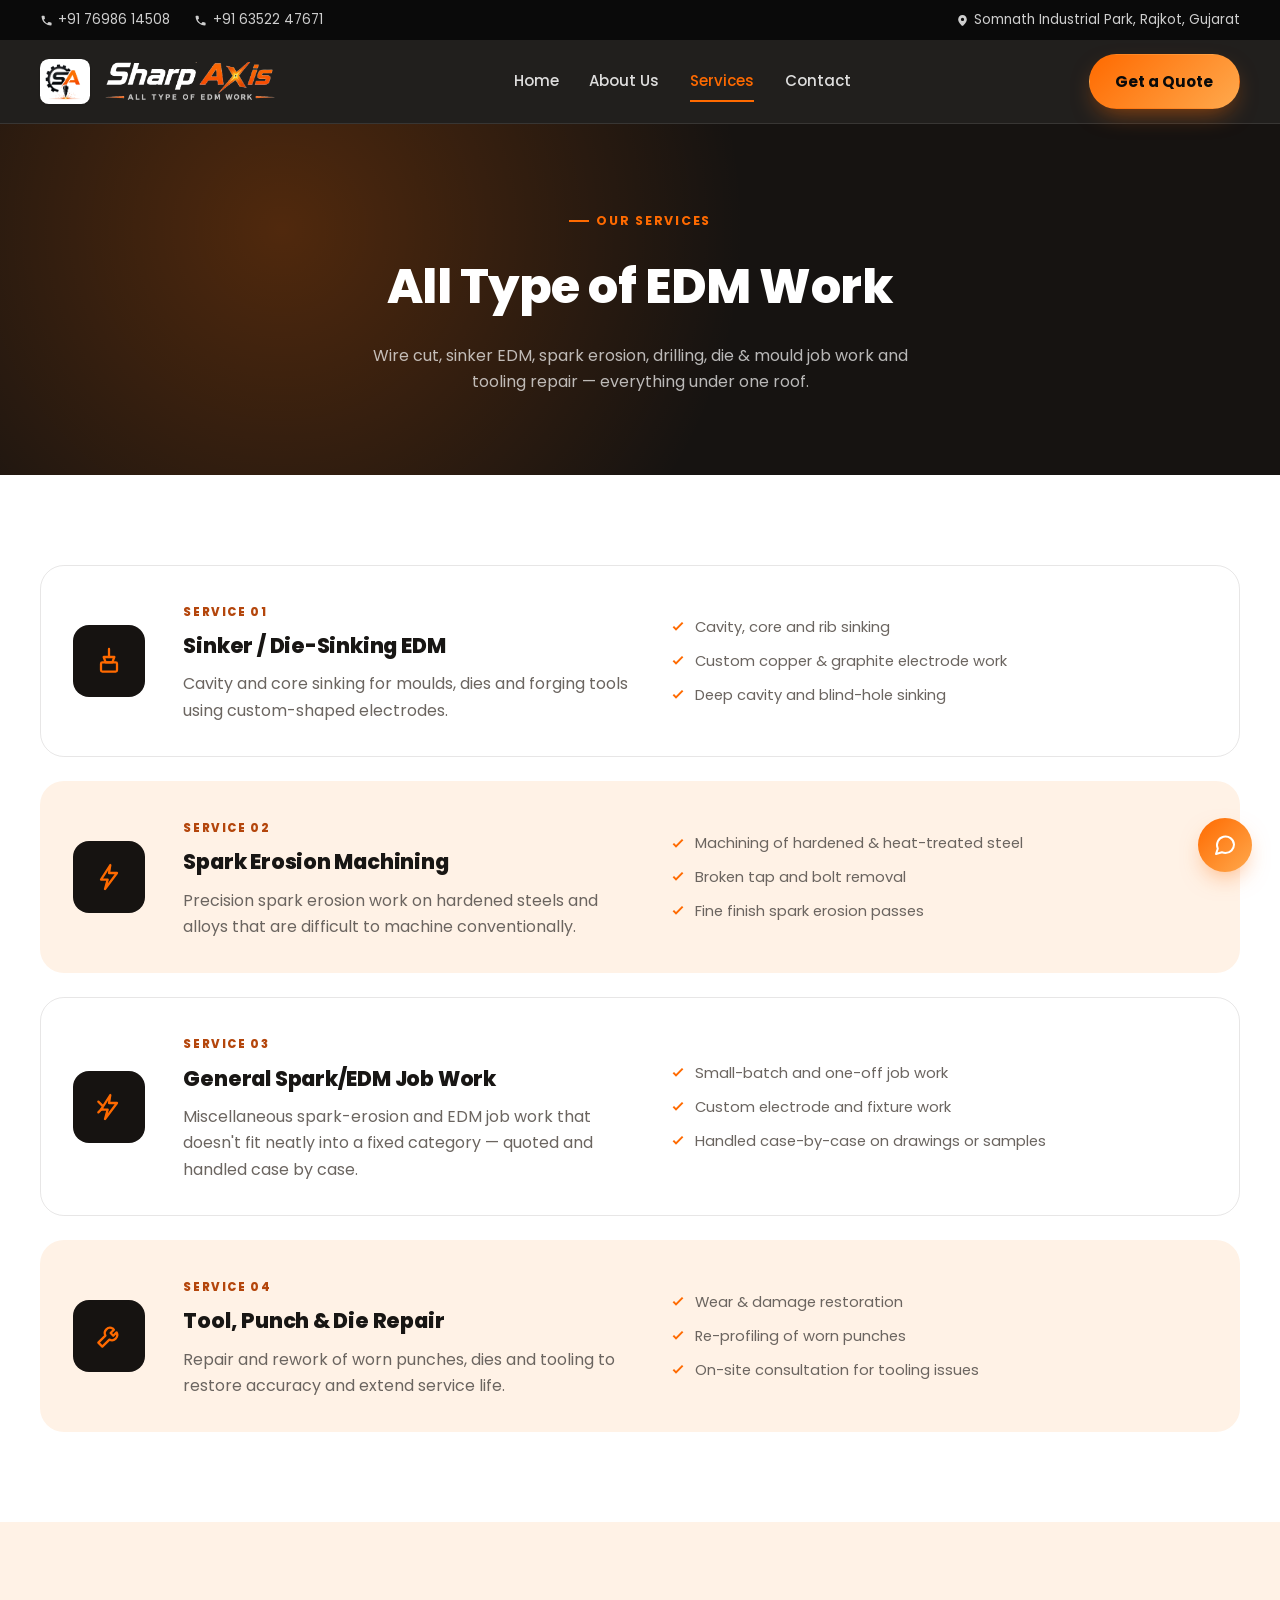
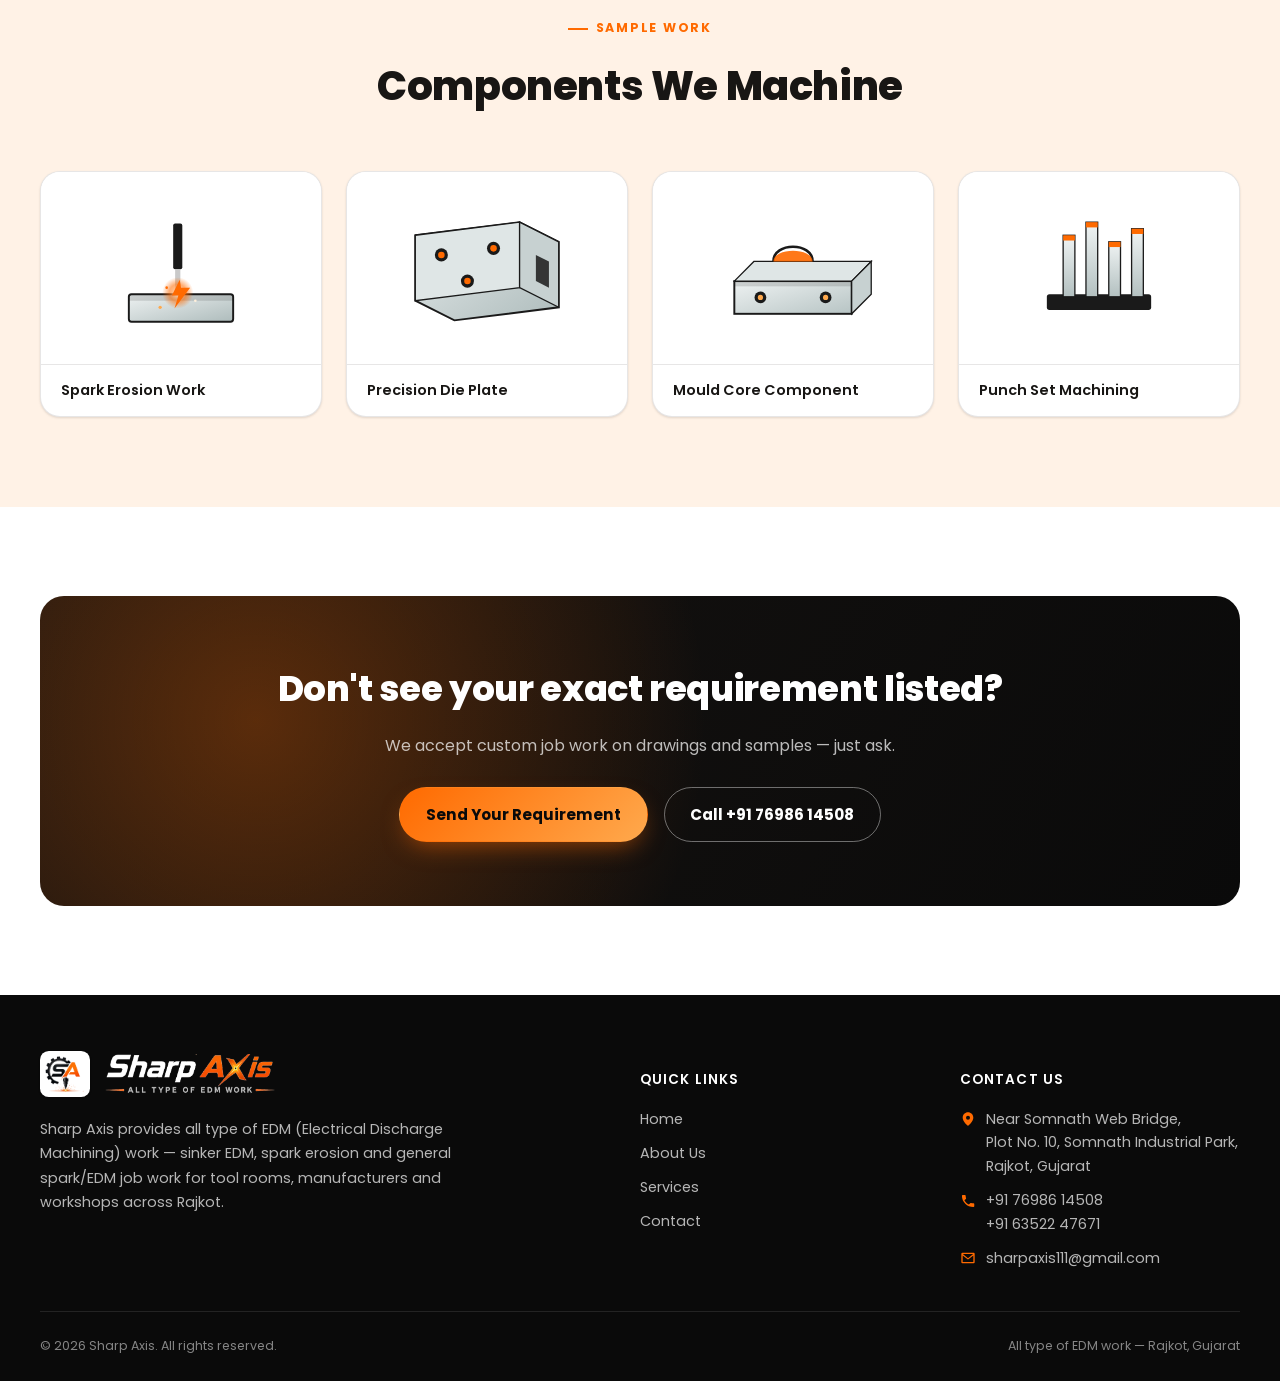
<file: services.html>
<!DOCTYPE html>
<html lang="en">
<head>
<meta charset="utf-8">
<meta name="viewport" content="width=device-width, initial-scale=1">
<title>Services | Sharp Axis</title>
<meta name="description" content="Wire cut EDM, sinker EDM, spark erosion, micro-hole drilling, die & mould job work and tool repair — all type of EDM work at Sharp Axis, Rajkot.">
<link rel="icon" type="image/png" href="images/logo-icon.png">
<link rel="preconnect" href="https://fonts.bunny.net">
<link href="https://fonts.bunny.net/css?family=poppins:400,500,600,700,800" rel="stylesheet">
<link rel="stylesheet" href="css/style.css">
</head>
<body>

<div class="topbar">
  <div class="container-page topbar-row">
    <div class="topbar-contacts">
      <a href="tel:+917698614508">
        <svg width="13" height="13" viewBox="0 0 24 24" fill="currentColor"><path d="M6.6 10.8c1.4 2.8 3.8 5.1 6.6 6.6l2.2-2.2c.3-.3.7-.4 1.1-.3 1.2.4 2.5.6 3.8.6.6 0 1.1.5 1.1 1.1V20c0 .6-.5 1.1-1.1 1.1C10.6 21.1 2.9 13.4 2.9 4.1 2.9 3.5 3.4 3 4 3h3.4c.6 0 1.1.5 1.1 1.1 0 1.3.2 2.6.6 3.8.1.4 0 .8-.3 1.1L6.6 10.8z"/></svg>
        +91 76986 14508
      </a>
      <a href="tel:+916352247671">
        <svg width="13" height="13" viewBox="0 0 24 24" fill="currentColor"><path d="M6.6 10.8c1.4 2.8 3.8 5.1 6.6 6.6l2.2-2.2c.3-.3.7-.4 1.1-.3 1.2.4 2.5.6 3.8.6.6 0 1.1.5 1.1 1.1V20c0 .6-.5 1.1-1.1 1.1C10.6 21.1 2.9 13.4 2.9 4.1 2.9 3.5 3.4 3 4 3h3.4c.6 0 1.1.5 1.1 1.1 0 1.3.2 2.6.6 3.8.1.4 0 .8-.3 1.1L6.6 10.8z"/></svg>
        +91 63522 47671
      </a>
    </div>
    <a class="topbar-location" href="https://maps.app.goo.gl/mJrCz8PeDDXnvyiy7" target="_blank" rel="noopener">
      <svg width="13" height="13" viewBox="0 0 24 24" fill="currentColor"><path d="M12 2C7.6 2 4 5.6 4 10c0 5.4 7 11.5 7.3 11.7.2.2.5.3.7.3s.5-.1.7-.3C13 21.5 20 15.4 20 10c0-4.4-3.6-8-8-8zm0 11a3 3 0 110-6 3 3 0 010 6z"/></svg>
      Somnath Industrial Park, Rajkot, Gujarat
    </a>
  </div>
</div>

<header class="site-header">
  <div class="container-page header-row">
    <a class="brand" href="index.html">
      <img src="images/logo-icon.png" alt="" class="brand-icon">
      <img src="images/logo-wordmark.png" alt="Sharp Axis - All Type of EDM Work" class="brand-wordmark">
    </a>

    <nav class="nav-links" id="navLinks">
      <a href="index.html">Home</a>
      <a href="about.html">About Us</a>
      <a href="services.html" class="active">Services</a>
      <a href="contact.html">Contact</a>
      <a class="btn-brand mobile-cta" href="contact.html">Get a Quote</a>
    </nav>

    <div class="header-actions">
      <a class="btn-brand" href="contact.html">Get a Quote</a>
      <button class="menu-toggle" id="menuToggle" aria-label="Toggle menu" aria-expanded="false" aria-controls="navLinks">
        <svg width="24" height="24" viewBox="0 0 24 24" fill="none" stroke="currentColor" stroke-width="2" stroke-linecap="round"><path d="M4 7h16M4 12h16M4 17h16"/></svg>
      </button>
    </div>
  </div>
</header>

<main>

  <!-- ============ PAGE HEADER ============ -->
  <section class="page-header">
    <div class="container-page">
      <span class="section-eyebrow center">Our Services</span>
      <h1>All Type of EDM Work</h1>
      <p>Wire cut, sinker EDM, spark erosion, drilling, die &amp; mould job work and tooling repair &mdash; everything under one roof.</p>
    </div>
  </section>

  <!-- ============ SERVICES LIST ============ -->
  <section class="section">
    <div class="container-page">
      <div class="service-rows" style="margin-top:0;">
        <div class="service-row">
          <div class="icon-box"><svg viewBox="0 0 24 24" fill="none" stroke="currentColor" stroke-width="1.7" stroke-linecap="round" stroke-linejoin="round"><path d="M12 3v6"/><path d="M8 9h8l-1.5 4h-5L8 9z"/><rect x="6" y="13" width="12" height="7" rx="1"/></svg></div>
          <div>
            <span class="tag">Service 01</span>
            <h3>Sinker / Die-Sinking EDM</h3>
            <p class="desc">Cavity and core sinking for moulds, dies and forging tools using custom-shaped electrodes.</p>
          </div>
          <ul class="details">
            <li><svg viewBox="0 0 24 24" fill="none" stroke="currentColor" stroke-width="3"><path d="M5 13l4 4L19 7"/></svg>Cavity, core and rib sinking</li>
            <li><svg viewBox="0 0 24 24" fill="none" stroke="currentColor" stroke-width="3"><path d="M5 13l4 4L19 7"/></svg>Custom copper &amp; graphite electrode work</li>
            <li><svg viewBox="0 0 24 24" fill="none" stroke="currentColor" stroke-width="3"><path d="M5 13l4 4L19 7"/></svg>Deep cavity and blind-hole sinking</li>
          </ul>
        </div>

        <div class="service-row mist">
          <div class="icon-box"><svg viewBox="0 0 24 24" fill="none" stroke="currentColor" stroke-width="1.7" stroke-linecap="round" stroke-linejoin="round"><path d="M13 3L6 14h5l-2 7 9-12h-6l1-6z"/></svg></div>
          <div>
            <span class="tag">Service 02</span>
            <h3>Spark Erosion Machining</h3>
            <p class="desc">Precision spark erosion work on hardened steels and alloys that are difficult to machine conventionally.</p>
          </div>
          <ul class="details">
            <li><svg viewBox="0 0 24 24" fill="none" stroke="currentColor" stroke-width="3"><path d="M5 13l4 4L19 7"/></svg>Machining of hardened &amp; heat-treated steel</li>
            <li><svg viewBox="0 0 24 24" fill="none" stroke="currentColor" stroke-width="3"><path d="M5 13l4 4L19 7"/></svg>Broken tap and bolt removal</li>
            <li><svg viewBox="0 0 24 24" fill="none" stroke="currentColor" stroke-width="3"><path d="M5 13l4 4L19 7"/></svg>Fine finish spark erosion passes</li>
          </ul>
        </div>

        <div class="service-row">
          <div class="icon-box"><svg viewBox="0 0 24 24" fill="none" stroke="currentColor" stroke-width="1.7" stroke-linecap="round" stroke-linejoin="round"><path d="M13 3L6 14h5l-2 7 9-12h-6l1-6z"/><path d="M4 8l3 3M4 16l3-3"/></svg></div>
          <div>
            <span class="tag">Service 03</span>
            <h3>General Spark/EDM Job Work</h3>
            <p class="desc">Miscellaneous spark-erosion and EDM job work that doesn't fit neatly into a fixed category &mdash; quoted and handled case by case.</p>
          </div>
          <ul class="details">
            <li><svg viewBox="0 0 24 24" fill="none" stroke="currentColor" stroke-width="3"><path d="M5 13l4 4L19 7"/></svg>Small-batch and one-off job work</li>
            <li><svg viewBox="0 0 24 24" fill="none" stroke="currentColor" stroke-width="3"><path d="M5 13l4 4L19 7"/></svg>Custom electrode and fixture work</li>
            <li><svg viewBox="0 0 24 24" fill="none" stroke="currentColor" stroke-width="3"><path d="M5 13l4 4L19 7"/></svg>Handled case-by-case on drawings or samples</li>
          </ul>
        </div>

        <div class="service-row mist">
          <div class="icon-box"><svg viewBox="0 0 24 24" fill="none" stroke="currentColor" stroke-width="1.7" stroke-linecap="round" stroke-linejoin="round"><path d="M14.7 6.3a4 4 0 00-5.4 5.4L4 17l3 3 5.3-5.3a4 4 0 005.4-5.4l-2.5 2.5-2-2 2.5-2.5z"/></svg></div>
          <div>
            <span class="tag">Service 04</span>
            <h3>Tool, Punch &amp; Die Repair</h3>
            <p class="desc">Repair and rework of worn punches, dies and tooling to restore accuracy and extend service life.</p>
          </div>
          <ul class="details">
            <li><svg viewBox="0 0 24 24" fill="none" stroke="currentColor" stroke-width="3"><path d="M5 13l4 4L19 7"/></svg>Wear &amp; damage restoration</li>
            <li><svg viewBox="0 0 24 24" fill="none" stroke="currentColor" stroke-width="3"><path d="M5 13l4 4L19 7"/></svg>Re-profiling of worn punches</li>
            <li><svg viewBox="0 0 24 24" fill="none" stroke="currentColor" stroke-width="3"><path d="M5 13l4 4L19 7"/></svg>On-site consultation for tooling issues</li>
          </ul>
        </div>
      </div>
    </div>
  </section>

  <!-- ============ WORK GALLERY ============ -->
  <section class="section section-mist">
    <div class="container-page">
      <div class="section-head-center">
        <span class="section-eyebrow center">Sample Work</span>
        <h2>Components We Machine</h2>
      </div>

      <div class="grid-cards gallery-grid">
        <div class="gallery-card">
          <div class="thumb"><img src="images/work-spark-erosion.svg" alt="Spark Erosion Work"></div>
          <div class="cap">Spark Erosion Work</div>
        </div>
        <div class="gallery-card">
          <div class="thumb"><img src="images/work-die-plate.svg" alt="Precision Die Plate"></div>
          <div class="cap">Precision Die Plate</div>
        </div>
        <div class="gallery-card">
          <div class="thumb"><img src="images/work-mould-core.svg" alt="Mould Core Component"></div>
          <div class="cap">Mould Core Component</div>
        </div>
        <div class="gallery-card">
          <div class="thumb"><img src="images/work-punch-set.svg" alt="Punch Set Machining"></div>
          <div class="cap">Punch Set Machining</div>
        </div>
      </div>
    </div>
  </section>

  <!-- ============ CTA ============ -->
  <section class="section">
    <div class="container-page">
      <div class="cta-banner">
        <h2>Don't see your exact requirement listed?</h2>
        <p>We accept custom job work on drawings and samples &mdash; just ask.</p>
        <div class="cta-actions">
          <a class="btn-brand" href="contact.html">Send Your Requirement</a>
          <a class="btn-outline-light" href="tel:+917698614508">Call +91 76986 14508</a>
        </div>
      </div>
    </div>
  </section>

</main>

<footer>
  <div class="container-page">
    <div class="footer-grid">
      <div>
        <a class="footer-brand" href="index.html">
          <img src="images/logo-icon.png" alt="" class="brand-icon">
          <img src="images/logo-wordmark.png" alt="Sharp Axis - All Type of EDM Work" class="brand-wordmark">
        </a>
        <p style="font-size:0.9rem; line-height:1.7; max-width:26rem;">Sharp Axis provides all type of EDM (Electrical Discharge Machining) work &mdash; sinker EDM, spark erosion and general spark/EDM job work for tool rooms, manufacturers and workshops across Rajkot.</p>
      </div>
      <div class="footer-col">
        <h4>Quick Links</h4>
        <ul>
          <li><a href="index.html">Home</a></li>
          <li><a href="about.html">About Us</a></li>
          <li><a href="services.html">Services</a></li>
          <li><a href="contact.html">Contact</a></li>
        </ul>
      </div>
      <div class="footer-col">
        <h4>Contact Us</h4>
        <ul>
          <li class="addr-item">
            <svg viewBox="0 0 24 24" fill="currentColor"><path d="M12 2C7.6 2 4 5.6 4 10c0 5.4 7 11.5 7.3 11.7.2.2.5.3.7.3s.5-.1.7-.3C13 21.5 20 15.4 20 10c0-4.4-3.6-8-8-8zm0 11a3 3 0 110-6 3 3 0 010 6z"/></svg>
            <a href="https://maps.app.goo.gl/mJrCz8PeDDXnvyiy7" target="_blank" rel="noopener">Near Somnath Web Bridge,<br>Plot No. 10, Somnath Industrial Park,<br>Rajkot, Gujarat</a>
          </li>
          <li class="addr-item">
            <svg viewBox="0 0 24 24" fill="currentColor"><path d="M6.6 10.8c1.4 2.8 3.8 5.1 6.6 6.6l2.2-2.2c.3-.3.7-.4 1.1-.3 1.2.4 2.5.6 3.8.6.6 0 1.1.5 1.1 1.1V20c0 .6-.5 1.1-1.1 1.1C10.6 21.1 2.9 13.4 2.9 4.1 2.9 3.5 3.4 3 4 3h3.4c.6 0 1.1.5 1.1 1.1 0 1.3.2 2.6.6 3.8.1.4 0 .8-.3 1.1L6.6 10.8z"/></svg>
            <span>
              <a href="tel:+917698614508">+91 76986 14508</a>
              <a href="tel:+916352247671">+91 63522 47671</a>
            </span>
          </li>
          <li class="addr-item">
            <svg viewBox="0 0 24 24" fill="currentColor"><path d="M2 5.5A1.5 1.5 0 013.5 4h17A1.5 1.5 0 0122 5.5v13a1.5 1.5 0 01-1.5 1.5h-17A1.5 1.5 0 012 18.5v-13zm2.2.5 7.8 6.2L19.8 6H4.2zM20 8.1l-7.4 5.9a1 1 0 01-1.2 0L4 8.1V18h16V8.1z"/></svg>
            <a href="mailto:sharpaxis111@gmail.com">sharpaxis111@gmail.com</a>
          </li>
        </ul>
      </div>
    </div>
    <div class="footer-bottom">
      <p>&copy; <span id="year"></span> Sharp Axis. All rights reserved.</p>
      <p>All type of EDM work &mdash; Rajkot, Gujarat</p>
    </div>
  </div>
</footer>

<button id="backToTop" class="back-to-top" type="button" aria-label="Back to top">
  <svg width="20" height="20" viewBox="0 0 24 24" fill="none" stroke="currentColor" stroke-width="2.4" stroke-linecap="round" stroke-linejoin="round"><path d="M12 19V5M5 12l7-7 7 7"/></svg>
</button>

<button id="chatbotToggle" class="chatbot-toggle" type="button" aria-label="Chat with us" aria-expanded="false">
  <svg class="icon-chat" width="24" height="24" viewBox="0 0 24 24" fill="none" stroke="currentColor" stroke-width="2" stroke-linecap="round" stroke-linejoin="round"><path d="M21 11.5a8.5 8.5 0 01-8.5 8.5c-1.3 0-2.5-.3-3.6-.8L3 21l1.8-5.4A8.5 8.5 0 1121 11.5z"/></svg>
  <svg class="icon-close" width="22" height="22" viewBox="0 0 24 24" fill="none" stroke="currentColor" stroke-width="2.2" stroke-linecap="round"><path d="M6 6l12 12M18 6L6 18"/></svg>
</button>

<div id="chatbotPanel" class="chatbot-panel" role="dialog" aria-label="Sharp Axis chat">
  <div class="chatbot-header">
    <img src="images/logo-icon.png" alt="">
    <div>
      <p class="title">Sharp Axis</p>
      <p class="subtitle">Usually replies within a day</p>
    </div>
  </div>
  <div id="chatbotMessages" class="chatbot-messages"></div>
  <div id="chatbotQuickReplies" class="chatbot-quick-replies"></div>
</div>

<script>
  document.getElementById('year').textContent = new Date().getFullYear();
  var toggle = document.getElementById('menuToggle');
  var nav = document.getElementById('navLinks');
  toggle.addEventListener('click', function(){
    var open = nav.classList.toggle('open');
    toggle.setAttribute('aria-expanded', String(open));
  });

  var backToTop = document.getElementById('backToTop');
  window.addEventListener('scroll', function(){
    backToTop.classList.toggle('visible', window.scrollY > 400);
  });
  backToTop.addEventListener('click', function(){
    window.scrollTo({ top: 0, behavior: 'smooth' });
  });
</script>
<script src="js/chatbot.js" defer></script>
</body>
</html>
</file>
<file: css/style.css>
:root{
  --brand-dark:#161311;
  --brand-dark-2:#0a0a0a;
  --brand:#ff6a00;
  --brand-light:#ffa94d;
  --brand-mist:#fff2e6;
  --ink:#181614;
  --muted:#6b6560;
  --line: rgba(20,17,14,0.10);
  --white:#ffffff;
  --shadow-sm: 0 1px 3px rgba(20,17,14,.08), 0 1px 2px rgba(20,17,14,.05);
  --shadow-lg: 0 18px 40px -14px rgba(20,17,14,.22);
  --shadow-xl: 0 26px 55px -14px rgba(20,17,14,.28);
  --r-lg: 1rem;
  --r-xl: 1.5rem;
  --font-sans: 'Poppins', ui-sans-serif, system-ui, sans-serif, 'Apple Color Emoji', 'Segoe UI Emoji', 'Segoe UI Symbol', 'Noto Color Emoji';
}
*,*::before,*::after{ box-sizing:border-box; }
html{ scroll-behavior:smooth; }
@media (prefers-reduced-motion: reduce){ html{ scroll-behavior:auto; } }
body{ margin:0; background:var(--white); color:var(--ink); font-family:var(--font-sans); line-height:1.65; -webkit-font-smoothing:antialiased; overflow-x:hidden; }
img,svg{ display:block; max-width:100%; }
a{ color:inherit; }
h1,h2,h3{ font-family:var(--font-sans); font-weight:800; letter-spacing:-0.01em; margin:0; text-wrap:balance; }
p{ margin:0; }
::selection{ background:var(--brand); color:#1a0d00; }

.container-page{ max-width:80rem; margin-inline:auto; padding-inline:clamp(1.25rem,4vw,2.5rem); }
.text-brand{ color:var(--brand); }
.section{ padding-block:clamp(3.5rem,7vw,6rem); }
.section-mist{ background:var(--brand-mist); }

.section-eyebrow{
  display:inline-flex; align-items:center; gap:0.6em;
  font-size:0.78rem; font-weight:700; letter-spacing:0.14em; text-transform:uppercase; color:var(--brand);
}
.section-eyebrow::before{ content:""; width:1.6em; height:2px; background:var(--brand); display:inline-block; }
.section-eyebrow.center{ justify-content:center; }

.section-head-center{ max-width:38rem; margin-inline:auto; text-align:center; margin-bottom:3.25rem; }
.section-head-center h2{ margin-top:0.9rem; font-size:clamp(1.9rem,3.2vw,2.5rem); }
.section-head-center p{ margin-top:1rem; color:var(--muted); font-size:1.02rem; }

/* ---------- buttons ---------- */
.btn-brand, .btn-outline, .btn-outline-light{
  display:inline-flex; align-items:center; gap:0.55em; justify-content:center;
  font-family:var(--font-sans); font-weight:700; font-size:0.95rem;
  padding:0.85rem 1.6rem; border-radius:999px; text-decoration:none; white-space:nowrap;
  border:1.5px solid transparent; cursor:pointer;
  transition: transform .15s ease, box-shadow .15s ease, background-color .15s ease, border-color .15s ease, color .15s ease;
}
.btn-brand{ background-image: linear-gradient(135deg, var(--brand), var(--brand-light)); color:var(--brand-dark-2); box-shadow: 0 10px 25px -8px rgba(255,106,0,.55); }
.btn-brand:hover{ transform:translateY(-2px); box-shadow: 0 14px 30px -8px rgba(255,106,0,.65); }
.btn-outline{ border-color:var(--line); color:var(--ink); background:var(--white); }
.btn-outline:hover{ border-color:var(--brand); color:#b4460c; transform:translateY(-2px); }
.btn-outline-light{ border-color:rgba(255,255,255,.4); color:#fff; background:transparent; }
.btn-outline-light:hover{ border-color:var(--brand); background:rgba(255,255,255,.06); transform:translateY(-2px); }
.btn-brand:focus-visible, .btn-outline:focus-visible, .btn-outline-light:focus-visible{ outline:2px solid var(--brand); outline-offset:2px; }

/* ---------- top bar ---------- */
.topbar{ background:var(--brand-dark-2); color:rgba(255,255,255,.8); font-size:0.85rem; }
.topbar-row{ display:flex; align-items:center; justify-content:space-between; padding-block:0.55rem; gap:1rem; flex-wrap:wrap; }
.topbar-contacts{ display:flex; align-items:center; gap:1.5rem; }
.topbar a{ text-decoration:none; display:inline-flex; align-items:center; gap:0.4em; color:inherit; transition:color .15s ease; }
.topbar a:hover{ color:var(--brand); }
.topbar-location{ display:inline-flex; align-items:center; gap:0.4em; }
@media (max-width:640px){ .topbar-location{ display:none; } }

/* ---------- header ---------- */
.site-header{ position:sticky; top:0; z-index:50; background:color-mix(in srgb, var(--brand-dark) 95%, transparent); backdrop-filter:blur(8px); border-bottom:1px solid rgba(255,255,255,.1); }
.header-row{ display:flex; align-items:center; justify-content:space-between; padding-block:0.9rem; gap:1rem; }
.brand{
  display:flex; align-items:center; gap:0.85rem; text-decoration:none; color:#fff;
}
.brand-icon{ height:2.85rem; width:auto; display:block; background:#fff; border-radius:0.55rem; padding:0.3rem; box-shadow:var(--shadow-sm); }
.brand-wordmark{ height:2.45rem; width:auto; display:block; }

.nav-links{ display:flex; align-items:center; gap:clamp(1.1rem,2.4vw,2rem); }
.nav-links a{ text-decoration:none; font-size:0.94rem; font-weight:500; color:rgba(255,255,255,.85); position:relative; padding-block:0.3rem; transition:color .15s ease; }
.nav-links a.active, .nav-links a:hover{ color:var(--brand); }
.nav-links a.active::after{ content:""; position:absolute; left:0; right:0; bottom:-3px; height:2px; background:var(--brand); }
.header-actions{ display:flex; align-items:center; gap:1rem; }

.menu-toggle{ display:none; background:none; border:none; color:#fff; padding:0.5rem; cursor:pointer; }
.menu-toggle:focus-visible{ outline:2px solid var(--brand); outline-offset:2px; }

@media (max-width:860px){
  .nav-links{ display:none; }
  .menu-toggle{ display:inline-flex; }
  .header-actions .btn-brand{ display:none; }
  .nav-links.open{
    display:flex; flex-direction:column; align-items:flex-start; gap:0;
    position:absolute; top:100%; left:0; right:0;
    background:var(--brand-dark); border-bottom:1px solid rgba(255,255,255,.1);
    padding:0.5rem clamp(1.25rem,4vw,2.5rem) 1rem;
  }
  .nav-links.open a{ width:100%; padding-block:0.7rem; border-bottom:1px solid rgba(255,255,255,.08); }
  .nav-links.open .mobile-cta{ display:inline-flex; margin-top:0.85rem; }
}
.mobile-cta{ display:none; }

/* ---------- page header (inner pages) ---------- */
.page-header{ position:relative; background:var(--brand-dark); color:#fff; overflow:hidden; padding-block:clamp(3rem,7vw,5rem); text-align:center; }
.page-header::before{ content:""; position:absolute; inset:0; background-image: radial-gradient(circle at 22% 30%, rgba(255,106,0,.25), transparent 45%); pointer-events:none; }
.page-header .container-page{ position:relative; }
.page-header h1{ margin-top:1rem; font-size:clamp(2.1rem,4.5vw,3rem); }
.page-header p{ margin-top:1rem; color:rgba(255,255,255,.7); max-width:34rem; margin-inline:auto; }

/* ---------- hero (home) ---------- */
.hero{ position:relative; background:var(--brand-dark); color:#fff; overflow:hidden; }
.hero::before{
  content:""; position:absolute; inset:0;
  background-image: radial-gradient(circle at 18% 20%, rgba(255,106,0,.25), transparent 45%), radial-gradient(circle at 85% 75%, rgba(255,106,0,.16), transparent 42%);
  pointer-events:none;
}
.hero-grid{ position:relative; display:grid; grid-template-columns:1.1fr 0.9fr; gap:clamp(2rem,5vw,4rem); align-items:center; padding-block:clamp(3.25rem,8vw,6rem); }
@media (max-width:940px){ .hero-grid{ grid-template-columns:1fr; } }
.hero h1{ margin-top:1rem; font-size:clamp(2.3rem,5vw,3.4rem); line-height:1.15; }
.hero-lede{ margin-top:1.25rem; font-size:1.08rem; color:rgba(255,255,255,.72); max-width:32rem; }
.hero-ctas{ display:flex; flex-wrap:wrap; gap:1rem; margin-top:2rem; }
.hero-stats{ display:grid; grid-template-columns:repeat(4,auto); gap:clamp(1.25rem,3.5vw,2rem); margin-top:2.75rem; max-width:36rem; }
.hero-stats .stat-num{ font-family:var(--font-sans); font-weight:800; font-size:1.5rem; color:var(--brand); }
.hero-stats .stat-label{ margin-top:0.3rem; font-size:0.75rem; color:rgba(255,255,255,.6); }
@media (max-width:560px){ .hero-stats{ grid-template-columns:repeat(2,1fr); gap:1.25rem; } }
.hero-art img{ width:100%; max-width:32rem; margin-inline:auto; filter:drop-shadow(0 25px 40px rgba(0,0,0,.35)); }

@keyframes spark-flicker{ 0%,100%{ opacity:1; filter:drop-shadow(0 0 6px rgba(255,169,77,.9)); } 45%{ opacity:.55; filter:drop-shadow(0 0 2px rgba(255,169,77,.4)); } 60%{ opacity:1; filter:drop-shadow(0 0 10px rgba(255,169,77,1)); } }
@keyframes spark-pop{ 0%{ transform:scale(.4) translateY(4px); opacity:0; } 35%{ opacity:1; } 100%{ transform:scale(1.15) translateY(-10px); opacity:0; } }
@media (prefers-reduced-motion: reduce){ .hero-art img{ animation:none !important; } }

/* ---------- generic cards / grids ---------- */
.grid-cards{ display:grid; gap:1.5rem; }
.services-grid{ grid-template-columns:repeat(auto-fit,minmax(260px,1fr)); }
.gallery-grid{ grid-template-columns:repeat(auto-fit,minmax(200px,1fr)); }
.values-grid{ grid-template-columns:repeat(auto-fit,minmax(240px,1fr)); }

.icon-box{ width:3.5rem; height:3.5rem; border-radius:var(--r-lg); background:var(--brand-mist); color:var(--brand-dark); display:flex; align-items:center; justify-content:center; transition:background-color .2s ease, color .2s ease; flex-shrink:0; }
.icon-box svg{ width:1.6rem; height:1.6rem; }

.service-card{
  padding:1.75rem; border-radius:1.25rem; border:1px solid var(--line); background:var(--white);
  box-shadow:var(--shadow-sm); transition: box-shadow .2s ease, border-color .2s ease, transform .2s ease;
}
.service-card:hover{ box-shadow:var(--shadow-xl); border-color: color-mix(in oklab, var(--brand) 40%, var(--line)); transform:translateY(-3px); }
.service-card:hover .icon-box{ background:var(--brand); color:#fff; }
.service-card h3{ margin-top:1.25rem; font-size:1.1rem; }
.service-card p{ margin-top:0.5rem; font-size:0.92rem; color:var(--muted); }

.gallery-card{ border-radius:1.25rem; overflow:hidden; border:1px solid var(--line); background:var(--white); box-shadow:var(--shadow-sm); transition: box-shadow .2s ease, transform .2s ease; }
.gallery-card:hover{ box-shadow:var(--shadow-lg); transform:translateY(-3px); }
.gallery-card .thumb{ padding:1.5rem; background:#fff; }
.gallery-card .thumb img{ width:100%; height:9rem; object-fit:contain; }
.gallery-card .cap{ padding:0.85rem 1.25rem; border-top:1px solid var(--line); font-weight:600; font-size:0.9rem; }

.value-card{ padding:1.9rem; border-radius:1.25rem; background:var(--white); box-shadow:var(--shadow-sm); }
.value-card h3{ margin-top:1.25rem; font-size:1.1rem; }
.value-card p{ margin-top:0.55rem; font-size:0.92rem; color:var(--muted); }

/* ---------- services (full rows) ---------- */
.service-rows{ display:flex; flex-direction:column; gap:1.5rem; margin-top:3rem; }
.service-row{
  display:grid; grid-template-columns:auto 1fr 1.2fr; gap:clamp(1.25rem,3vw,2.5rem); align-items:center;
  padding:2rem; border-radius:1.5rem; border:1px solid var(--line);
  transition: box-shadow .2s ease, transform .2s ease;
}
.service-row.mist{ background:var(--brand-mist); border-color:transparent; }
.service-row:hover{ box-shadow:var(--shadow-lg); transform:translateY(-2px); }
.service-row .icon-box{ background:var(--brand-dark); color:var(--brand); width:4.5rem; height:4.5rem; }
.service-row .icon-box svg{ width:2rem; height:2rem; }
.service-row .tag{ font-size:0.72rem; font-weight:800; letter-spacing:0.14em; text-transform:uppercase; color:#b4460c; }
.service-row h3{ margin-top:0.3rem; font-size:1.3rem; }
.service-row .desc{ margin-top:0.5rem; color:var(--muted); }
.service-row .details{ list-style:none; margin:0; padding:0; display:grid; gap:0.6rem; }
.service-row .details li{ display:flex; gap:0.6rem; font-size:0.92rem; color:var(--muted); }
.service-row .details svg{ width:1rem; height:1rem; flex-shrink:0; margin-top:0.2rem; color:var(--brand); }
@media (max-width:820px){ .service-row{ grid-template-columns:1fr; text-align:left; } }

/* ---------- about ---------- */
.about-top-grid{ display:grid; grid-template-columns:1.05fr 0.95fr; gap:clamp(2rem,5vw,4rem); align-items:center; }
@media (max-width:940px){ .about-top-grid{ grid-template-columns:1fr; } }
.about-copy p{ margin-top:1.1rem; color:var(--muted); line-height:1.75; }
.about-stats{ display:grid; grid-template-columns:repeat(2,1fr); gap:1.25rem; margin-top:2rem; max-width:26rem; }
.about-stats .stat-card{ padding:1.25rem; border-radius:var(--r-lg); background:var(--brand-mist); }
.about-stats .stat-card .n{ font-size:1.4rem; font-weight:800; color:var(--brand-dark); }
.about-stats .stat-card .l{ font-size:0.75rem; color:var(--muted); margin-top:0.25rem; }
.about-art img{ max-width:24rem; margin-inline:auto; }

.workshop-grid{ display:grid; grid-template-columns:1fr 1fr; gap:clamp(2rem,5vw,4rem); align-items:center; }
@media (max-width:940px){ .workshop-grid{ grid-template-columns:1fr; order:2; } }
.workshop-card{
  position:relative; overflow:hidden; border-radius:1.5rem; background:var(--brand-dark); color:#fff; padding:clamp(1.75rem,4vw,2.75rem);
}
.workshop-card::before{ content:""; position:absolute; left:-3.5rem; top:-3.5rem; width:14rem; height:14rem; border-radius:50%; background:rgba(255,106,0,.18); }
.workshop-card .icon-circle{ position:relative; width:3.25rem; height:3.25rem; color:var(--brand); }
.workshop-card h3{ position:relative; margin-top:1.1rem; font-size:1.25rem; }
.workshop-card p{ position:relative; margin-top:0.75rem; color:rgba(255,255,255,.72); line-height:1.7; }
.workshop-card .phones{ position:relative; margin-top:1.25rem; display:flex; flex-direction:column; gap:0.5rem; }
.workshop-card .phones a{ display:inline-flex; align-items:center; gap:0.55em; text-decoration:none; color:rgba(255,255,255,.88); font-weight:600; transition:color .15s ease, gap .15s ease; }
.workshop-card .phones a:hover{ color:var(--brand); gap:0.75em; }
.workshop-card .phones a svg{ width:0.95rem; height:0.95rem; }

/* ---------- why choose us ---------- */
.why-grid{ display:grid; grid-template-columns:1fr 1fr; gap:clamp(2rem,5vw,4rem); align-items:center; }
@media (max-width:940px){ .why-grid{ grid-template-columns:1fr; } }
.why-copy p{ margin-top:1.1rem; color:var(--muted); line-height:1.75; }
.why-list{ list-style:none; margin:2rem 0 0; padding:0; display:grid; gap:1.2rem; }
.why-list li{ display:flex; align-items:flex-start; gap:0.85rem; }
.why-list .check{ width:1.6rem; height:1.6rem; border-radius:50%; background:var(--brand); color:#fff; display:flex; align-items:center; justify-content:center; flex-shrink:0; margin-top:0.1rem; }
.why-list .check svg{ width:0.9rem; height:0.9rem; }
.why-list span{ color:var(--ink); }
.why-panel{ position:relative; overflow:hidden; border-radius:1.5rem; background:var(--brand-dark); color:#fff; padding:clamp(2rem,4vw,2.75rem); }
.why-panel::before{ content:""; position:absolute; right:-3.5rem; bottom:-3.5rem; width:14rem; height:14rem; border-radius:50%; background:rgba(255,106,0,.18); }
.why-panel svg{ position:relative; width:3rem; height:3rem; color:var(--brand); }
.why-panel .quote{ position:relative; margin-top:1.4rem; font-size:1.25rem; font-weight:700; line-height:1.5; }
.why-panel .sub{ position:relative; margin-top:1rem; color:rgba(255,255,255,.55); font-size:0.9rem; }

/* ---------- contact ---------- */
.contact-grid-new{ display:grid; grid-template-columns:0.85fr 1.15fr; gap:clamp(2rem,5vw,3rem); }
@media (max-width:900px){ .contact-grid-new{ grid-template-columns:1fr; } }
.contact-stack{ display:flex; flex-direction:column; gap:1.25rem; }
.info-card{ padding:1.75rem; border-radius:1.25rem; background:var(--brand-mist); }
.info-card.dark{ background:var(--brand-dark); color:#fff; }
.info-card h3{ margin-top:1rem; font-size:1.05rem; }
.info-card p{ margin-top:0.5rem; font-size:0.9rem; color:var(--muted); line-height:1.6; }
.info-card.dark p{ color:rgba(255,255,255,.72); }
.info-card a.phone{ display:block; margin-top:0.5rem; font-size:0.92rem; text-decoration:none; color:var(--muted); transition:color .15s ease; }
.info-card a.phone:hover{ color:#b4460c; }

.enquiry-form{ margin-top:1.75rem; display:flex; flex-direction:column; gap:1.1rem; }
.enquiry-form .form-row{ display:grid; grid-template-columns:1fr 1fr; gap:1.1rem; }
@media (max-width:520px){ .enquiry-form .form-row{ grid-template-columns:1fr; } }
.enquiry-form .field{ display:flex; flex-direction:column; gap:0.4rem; }
.enquiry-form label{ font-size:0.82rem; font-weight:600; color:var(--ink); }
.enquiry-form input, .enquiry-form textarea{
  font-family:var(--font-sans); font-size:0.95rem; padding:0.75rem 0.9rem;
  border:1.5px solid var(--line); border-radius:0.65rem; background:var(--white); color:var(--ink);
  transition:border-color .15s ease, box-shadow .15s ease;
}
.enquiry-form input:focus, .enquiry-form textarea:focus{
  outline:none; border-color:var(--brand); box-shadow:0 0 0 3px color-mix(in oklab, var(--brand) 20%, transparent);
}
.enquiry-form textarea{ resize:vertical; min-height:6rem; }
.enquiry-form input:invalid:not(:placeholder-shown){ border-color:#d9534f; }

.contact-panel{ padding:clamp(1.75rem,4vw,2.5rem); border-radius:1.5rem; border:1px solid var(--line); box-shadow:var(--shadow-sm); }
.contact-panel h2{ font-size:1.6rem; }
.contact-panel > p{ margin-top:0.6rem; color:var(--muted); font-size:0.95rem; }
.quick-actions{ display:grid; gap:1rem; margin-top:2rem; }
.quick-action{
  display:flex; align-items:center; justify-content:space-between; gap:1rem;
  padding:1.1rem 1.4rem; border-radius:var(--r-lg); border:1px solid var(--line); text-decoration:none; color:var(--ink);
  font-weight:700; transition:border-color .15s ease, background-color .15s ease, transform .15s ease;
}
.quick-action:hover{ border-color:var(--brand); transform:translateX(3px); background:var(--brand-mist); }
.quick-action:focus-visible{ outline:2px solid var(--brand); outline-offset:2px; }
.quick-action .left{ display:flex; align-items:center; gap:0.85rem; }
.quick-action .left .icon-box{ width:2.6rem; height:2.6rem; }
.quick-action .left .icon-box svg{ width:1.2rem; height:1.2rem; }
.quick-action.primary{ background-image:linear-gradient(135deg, var(--brand), var(--brand-light)); color:var(--brand-dark-2); border-color:transparent; }
.quick-action.primary .icon-box{ background:rgba(0,0,0,.12); color:var(--brand-dark-2); }
.quick-action .arrow{ font-family:var(--font-sans); }

/* ---------- CTA banner ---------- */
.cta-banner{
  position:relative; overflow:hidden; border-radius:1.5rem;
  background: linear-gradient(120deg, var(--brand-dark), var(--brand-dark-2));
  padding:clamp(2.5rem,6vw,4rem) clamp(1.75rem,5vw,4rem); text-align:center; color:#fff;
}
.cta-banner::before{ content:""; position:absolute; inset:0; background-image: radial-gradient(circle at 18% 40%, rgba(255,106,0,.3), transparent 45%); pointer-events:none; }
.cta-banner h2{ position:relative; font-size:clamp(1.6rem,3vw,2.2rem); }
.cta-banner p{ position:relative; margin-top:0.9rem; color:rgba(255,255,255,.72); }
.cta-actions{ position:relative; margin-top:1.75rem; display:flex; flex-wrap:wrap; justify-content:center; gap:1rem; }

/* ---------- footer ---------- */
footer{ background:var(--brand-dark-2); color:rgba(255,255,255,.7); padding-block:3.5rem 1.5rem; margin-top:0; }
.footer-grid{ display:grid; grid-template-columns:2fr 1fr 1fr; gap:2.5rem; }
@media (max-width:820px){ .footer-grid{ grid-template-columns:1fr; } }
.footer-brand{
  display:flex; align-items:center; gap:0.85rem; text-decoration:none; margin-bottom:1.25rem;
}
.footer-col h4{ color:#fff; font-weight:600; font-size:0.85rem; text-transform:uppercase; letter-spacing:0.08em; margin-bottom:1rem; }
.footer-col ul{ list-style:none; margin:0; padding:0; display:grid; gap:0.65rem; font-size:0.9rem; }
.footer-col ul li a{ text-decoration:none; color:rgba(255,255,255,.7); transition:color .15s ease; }
.footer-col ul li a:hover{ color:var(--brand); }
.footer-col .addr-item{ display:flex; gap:0.6rem; align-items:flex-start; }
.footer-col .addr-item svg{ width:1rem; height:1rem; margin-top:0.2rem; color:var(--brand); flex-shrink:0; }
.footer-col .addr-item a{ display:block; text-decoration:none; color:rgba(255,255,255,.7); transition:color .15s ease; }
.footer-col .addr-item a:hover{ color:var(--brand); }
.footer-bottom{ margin-top:2.5rem; padding-top:1.5rem; border-top:1px solid rgba(255,255,255,.1); display:flex; flex-wrap:wrap; justify-content:space-between; gap:0.75rem; font-size:0.78rem; color:rgba(255,255,255,.5); }

/* ---------- back to top ---------- */
.back-to-top{
  position:fixed; right:clamp(1rem,4vw,1.75rem); bottom:calc(clamp(1rem,4vw,1.75rem) + 4rem); z-index:60;
  width:2.9rem; height:2.9rem; border:none; border-radius:50%; cursor:pointer;
  display:flex; align-items:center; justify-content:center;
  background-image:linear-gradient(135deg, var(--brand), var(--brand-light)); color:#fff;
  box-shadow:0 10px 25px -8px rgba(255,106,0,.55);
  opacity:0; visibility:hidden; transform:translateY(0.75rem) scale(0.85);
  transition:opacity .25s ease, transform .25s ease, visibility .25s ease, box-shadow .2s ease;
}
.back-to-top.visible{ opacity:1; visibility:visible; transform:translateY(0) scale(1); }
.back-to-top:hover{ transform:translateY(-3px) scale(1.05); box-shadow:0 14px 30px -8px rgba(255,106,0,.7); }
.back-to-top:active{ transform:translateY(0) scale(0.92); }
.back-to-top:focus-visible{ outline:2px solid #fff; outline-offset:2px; }
.back-to-top svg{ animation:back-to-top-bounce 2.2s ease-in-out infinite; }
@keyframes back-to-top-bounce{ 0%,100%{ transform:translateY(0); } 50%{ transform:translateY(-3px); } }
@media (max-width:640px){ .back-to-top{ width:2.5rem; height:2.5rem; } }
@media (prefers-reduced-motion:reduce){ .back-to-top{ transition:opacity .15s linear; } .back-to-top svg{ animation:none; } }

/* ---------- chat bot ---------- */
.chatbot-toggle{
  position:fixed; right:clamp(1rem,4vw,1.75rem); bottom:clamp(1rem,4vw,1.75rem); z-index:60;
  width:3.4rem; height:3.4rem; border:none; border-radius:50%; cursor:pointer;
  display:flex; align-items:center; justify-content:center;
  background-image:linear-gradient(135deg, var(--brand), var(--brand-light)); color:#fff;
  box-shadow:0 10px 25px -8px rgba(255,106,0,.55);
  transition:transform .2s ease, box-shadow .2s ease;
}
.chatbot-toggle:hover{ transform:translateY(-3px) scale(1.05); box-shadow:0 14px 30px -8px rgba(255,106,0,.7); }
.chatbot-toggle:active{ transform:translateY(0) scale(0.92); }
.chatbot-toggle:focus-visible{ outline:2px solid #fff; outline-offset:2px; }
.chatbot-toggle .icon-chat, .chatbot-toggle .icon-close{ position:absolute; transition:opacity .15s ease, transform .15s ease; }
.chatbot-toggle .icon-close{ opacity:0; transform:scale(0.6) rotate(-45deg); }
.chatbot-toggle.open .icon-chat{ opacity:0; transform:scale(0.6) rotate(45deg); }
.chatbot-toggle.open .icon-close{ opacity:1; transform:scale(1) rotate(0deg); }

.chatbot-panel{
  position:fixed; right:clamp(1rem,4vw,1.75rem); bottom:calc(clamp(1rem,4vw,1.75rem) + 4rem); z-index:60;
  width:min(21rem, calc(100vw - 2rem)); max-height:min(28rem, calc(100vh - 8rem));
  background:#fff; border-radius:var(--r-xl); box-shadow:var(--shadow-xl); overflow:hidden;
  display:flex; flex-direction:column;
  opacity:0; visibility:hidden; transform:translateY(0.75rem) scale(0.96); transform-origin:bottom right;
  transition:opacity .2s ease, transform .2s ease, visibility .2s ease;
}
.chatbot-panel.open{ opacity:1; visibility:visible; transform:translateY(0) scale(1); }
.chatbot-header{ background:var(--brand-dark); color:#fff; padding:0.9rem 1.1rem; display:flex; align-items:center; gap:0.7rem; }
.chatbot-header img{ height:1.9rem; width:1.9rem; border-radius:50%; background:#fff; padding:0.2rem; }
.chatbot-header .title{ font-weight:700; font-size:0.92rem; line-height:1.3; }
.chatbot-header .subtitle{ font-size:0.72rem; color:rgba(255,255,255,.6); }
.chatbot-messages{ padding:0.9rem; display:flex; flex-direction:column; gap:0.6rem; overflow-y:auto; flex:1; }
.chatbot-messages .msg{ max-width:85%; padding:0.55rem 0.8rem; border-radius:0.9rem; font-size:0.85rem; line-height:1.5; }
.chatbot-messages .msg.bot{ background:var(--brand-mist); color:var(--ink); border-bottom-left-radius:0.25rem; align-self:flex-start; }
.chatbot-messages .msg.user{ background:var(--brand-dark); color:#fff; border-bottom-right-radius:0.25rem; align-self:flex-end; }
.chatbot-quick-replies{ display:flex; flex-wrap:wrap; gap:0.5rem; padding:0 0.9rem 0.9rem; }
.chatbot-quick-replies button{
  border:1px solid var(--line); background:#fff; color:var(--ink); border-radius:999px;
  font-family:var(--font-sans); font-size:0.78rem; font-weight:600; padding:0.4rem 0.8rem; cursor:pointer;
  transition:border-color .15s ease, color .15s ease, background-color .15s ease;
}
.chatbot-quick-replies button:hover{ border-color:var(--brand); color:var(--brand); background:var(--brand-mist); }
@media (prefers-reduced-motion:reduce){ .chatbot-panel, .chatbot-toggle .icon-chat, .chatbot-toggle .icon-close{ transition:opacity .1s linear; } }
</file>
